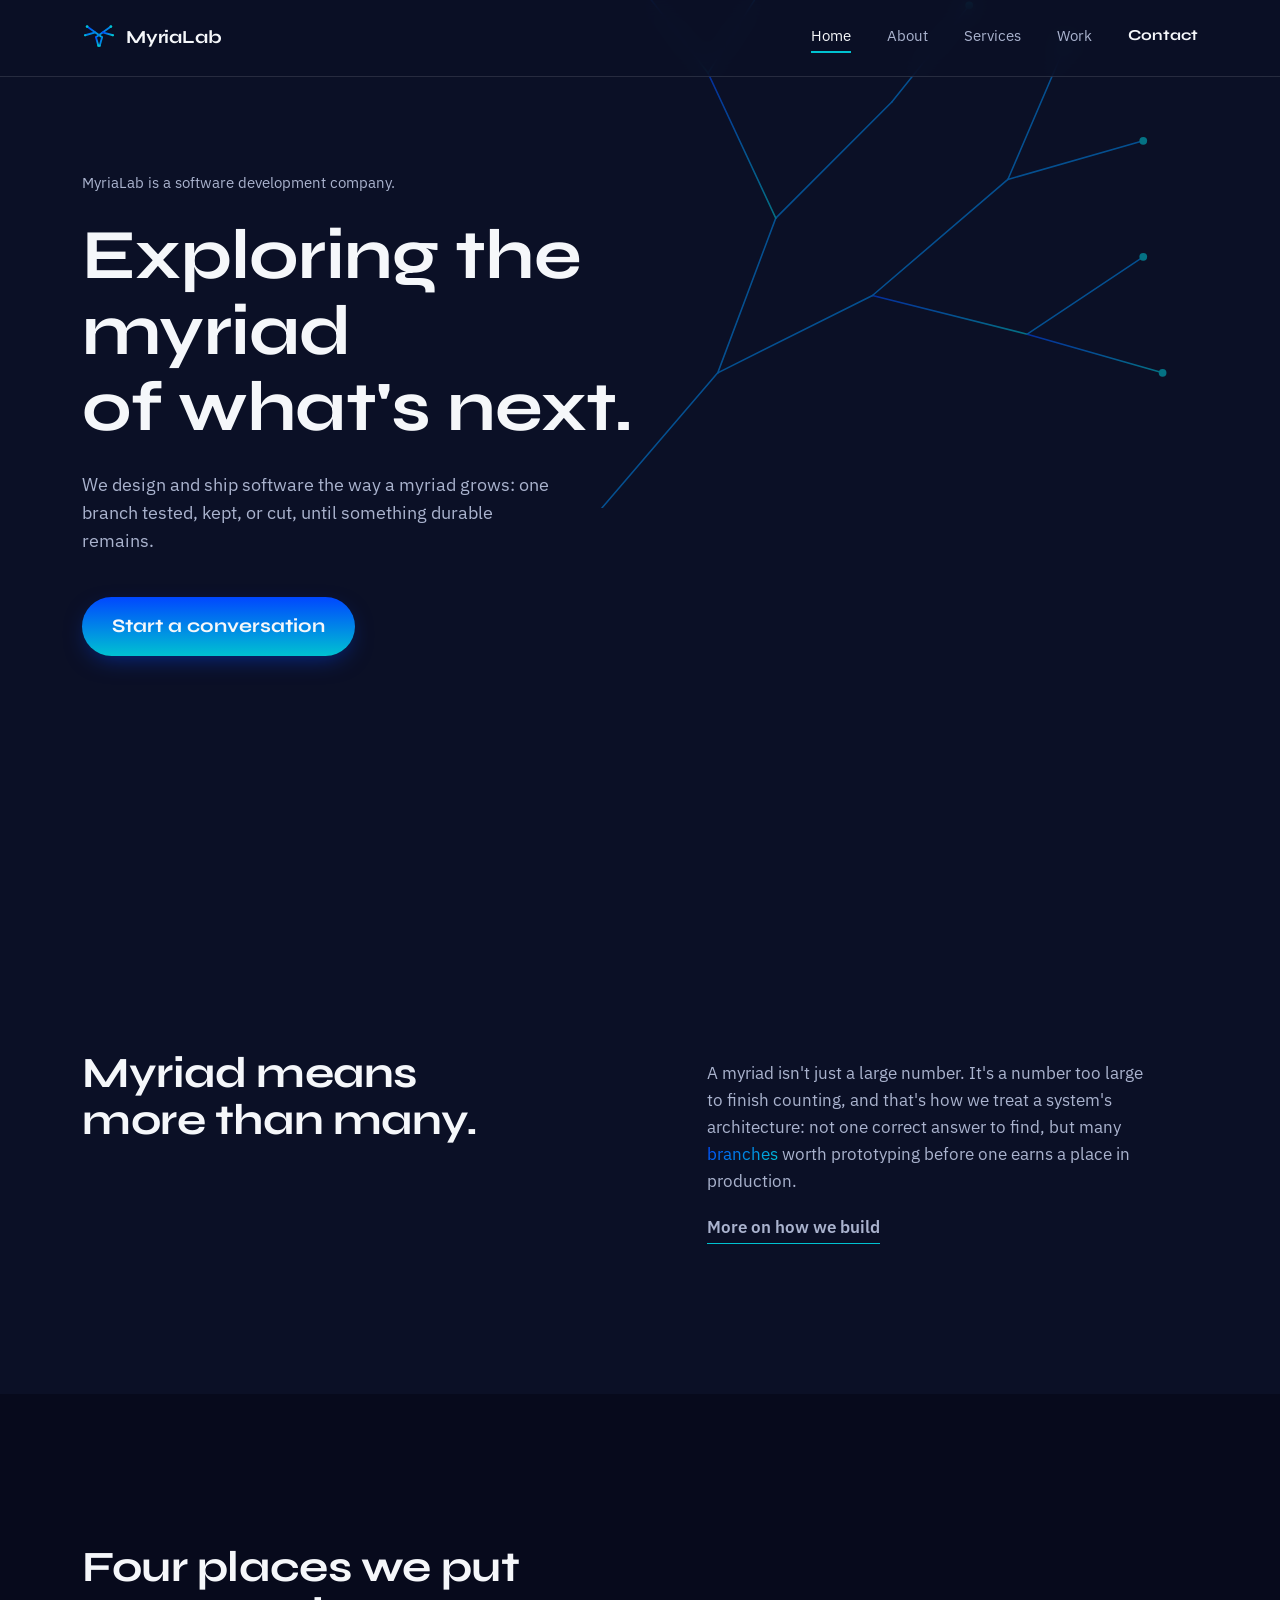
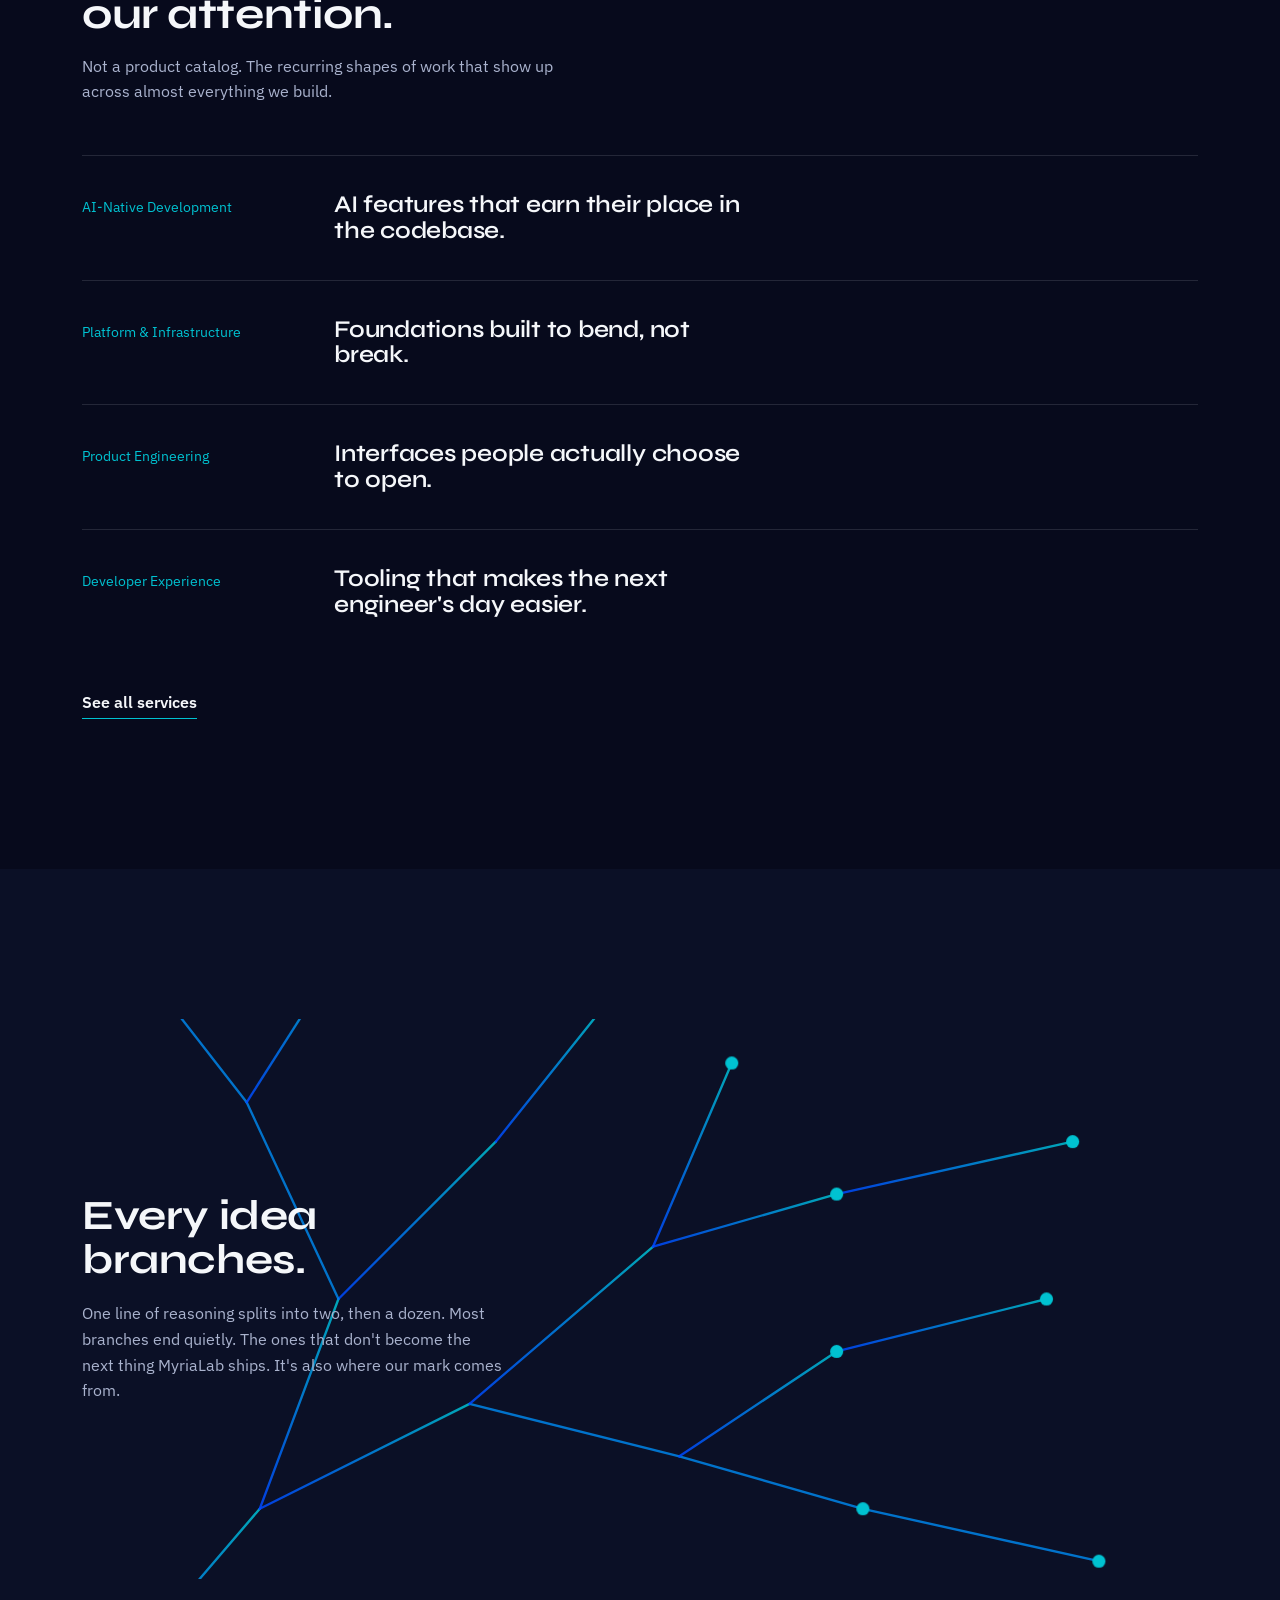
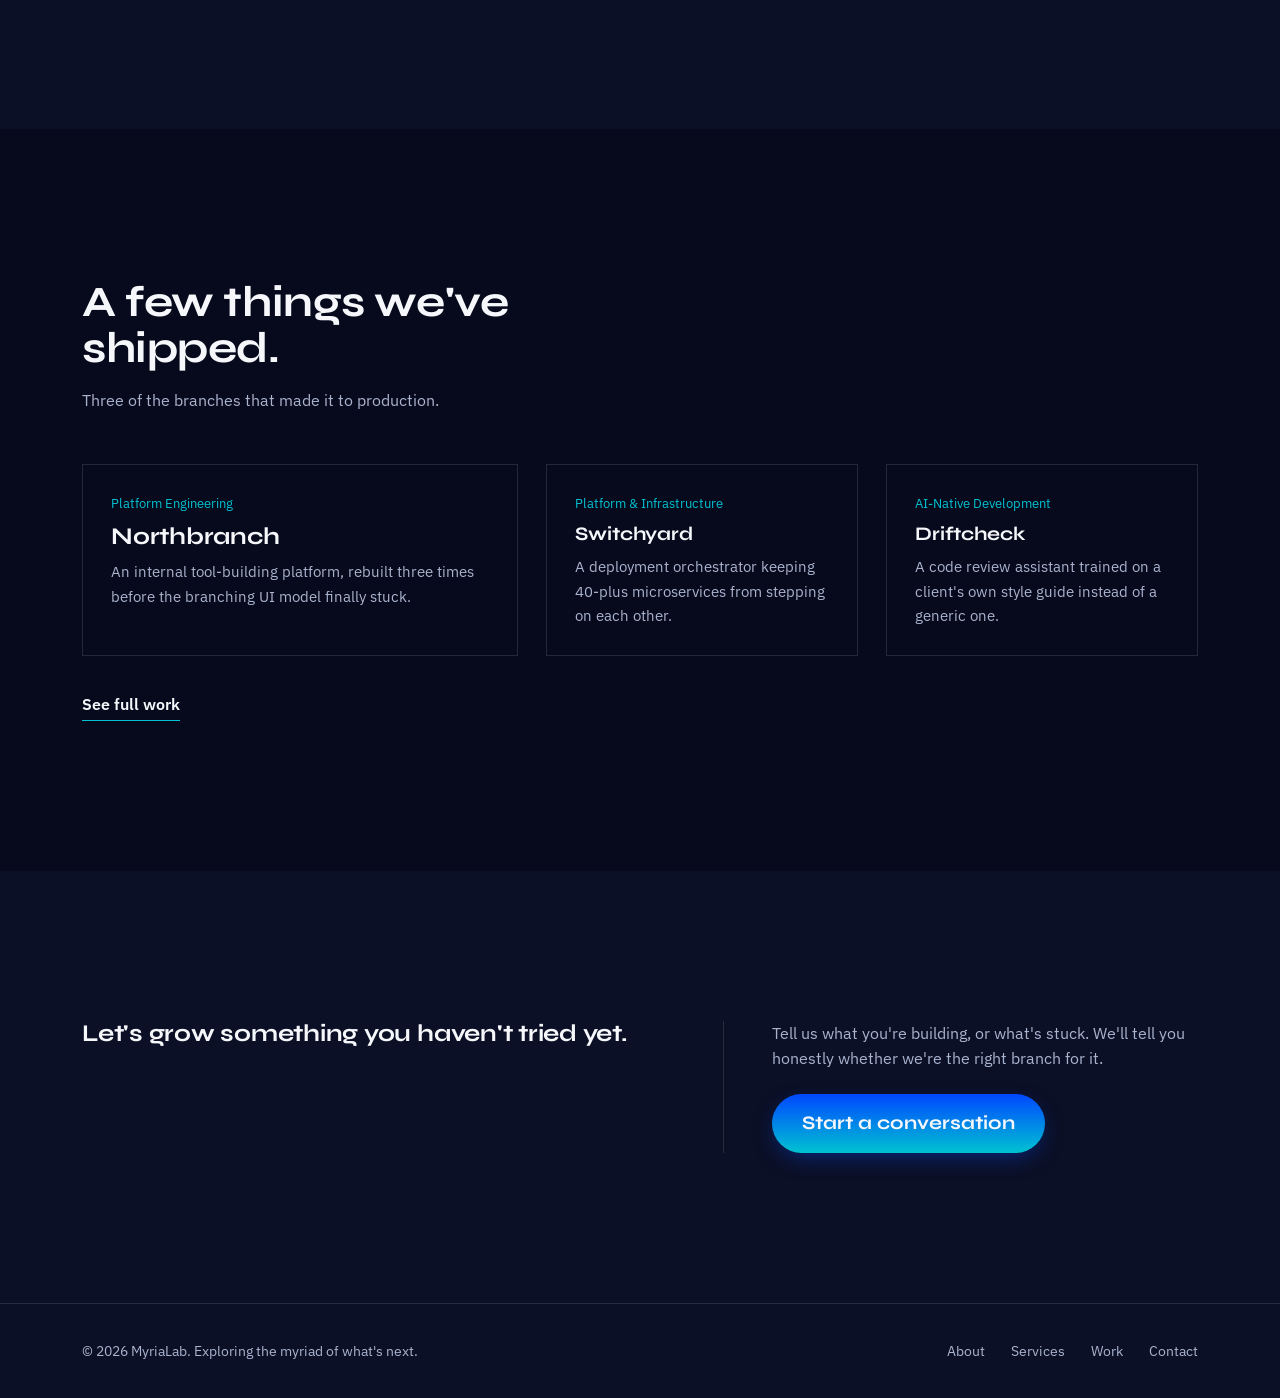
<file: myriadlab/index.html>
<!DOCTYPE html>
<html lang="en">
<head>
<meta charset="UTF-8">
<meta name="viewport" content="width=device-width, initial-scale=1.0">
<title>MyriaLab: exploring the myriad of what's next.</title>
<meta name="description" content="MyriaLab is a software development company exploring the myriad of what's next, one tested branch at a time.">
<link rel="icon" href="assets/images/logo.png">
<link rel="preconnect" href="https://fonts.googleapis.com">
<link rel="preconnect" href="https://fonts.gstatic.com" crossorigin>
<link href="https://fonts.googleapis.com/css2?family=Syne:wght@600;700;800&family=IBM+Plex+Sans:wght@400;500;600&display=swap" rel="stylesheet">
<link rel="stylesheet" href="assets/css/styles.css">
</head>
<body>

<noscript><style>
  .kicker, .hero h1, .lede, .hero .cta-row{ opacity:1 !important; animation:none !important; transform:none !important; }
  .hero-graphic, .hero-graphic *{ animation:none !important; }
  .hero-graphic line{ stroke-dashoffset:0 !important; }
  .hero-graphic circle{ opacity:1 !important; transform:none !important; }
  .reveal{ opacity:1 !important; transform:none !important; }
</style></noscript>

<div id="splash" class="splash" hidden aria-hidden="true">
  <svg class="splash-mark" viewBox="0 0 200 170">
    <line x1="30" y1="15" x2="118" y2="78"/>
    <line x1="170" y1="15" x2="82" y2="78"/>
    <line x1="78" y1="49" x2="18" y2="66"/>
    <line x1="122" y1="49" x2="182" y2="66"/>
    <line x1="118" y1="78" x2="104" y2="128"/>
    <line x1="82" y1="78" x2="96" y2="128"/>
    <circle cx="30" cy="15" r="8"/>
    <circle cx="170" cy="15" r="8"/>
    <circle cx="18" cy="66" r="6"/>
    <circle cx="182" cy="66" r="6"/>
    <circle cx="104" cy="128" r="6"/>
    <circle cx="96" cy="128" r="6"/>
  </svg>
  <p class="splash-word">MyriaLab</p>
</div>

<svg width="0" height="0" style="position:absolute">
  <defs>
    <linearGradient id="heroGrad" x1="0" y1="0" x2="1" y2="1">
      <stop offset="0" stop-color="#0047FF"/>
      <stop offset="1" stop-color="#00C2D1"/>
    </linearGradient>
    <linearGradient id="motifGrad" x1="0" y1="1" x2="1" y2="0">
      <stop offset="0" stop-color="#0047FF"/>
      <stop offset="1" stop-color="#00C2D1"/>
    </linearGradient>
  </defs>
</svg>

<nav class="site-nav">
  <div class="wrap">
    <a href="index.html" class="brand">
      <svg class="brand-mark" viewBox="0 0 200 170" aria-hidden="true">
        <line x1="30" y1="15" x2="118" y2="78"/>
        <line x1="170" y1="15" x2="82" y2="78"/>
        <line x1="78" y1="49" x2="18" y2="66"/>
        <line x1="122" y1="49" x2="182" y2="66"/>
        <line x1="118" y1="78" x2="104" y2="128"/>
        <line x1="82" y1="78" x2="96" y2="128"/>
        <circle cx="30" cy="15" r="8"/>
        <circle cx="170" cy="15" r="8"/>
        <circle cx="18" cy="66" r="6"/>
        <circle cx="182" cy="66" r="6"/>
        <circle cx="104" cy="128" r="6"/>
        <circle cx="96" cy="128" r="6"/>
      </svg>
      MyriaLab
    </a>
    <div class="nav-links">
      <a href="index.html" aria-current="page">Home</a>
      <a href="about.html">About</a>
      <a href="services.html">Services</a>
      <a href="work.html">Work</a>
      <a href="contact.html" class="nav-cta">Contact</a>
    </div>
  </div>
</nav>

<main id="top">

  <section class="hero">
    <svg class="hero-graphic" viewBox="0 0 900 600" aria-hidden="true">
      <line x1="40" y1="600" x2="160" y2="460"/>
      <line x1="160" y1="460" x2="320" y2="380"/>
      <line x1="160" y1="460" x2="220" y2="300"/>
      <line x1="320" y1="380" x2="480" y2="420"/>
      <line x1="320" y1="380" x2="460" y2="260"/>
      <line x1="220" y1="300" x2="340" y2="180"/>
      <line x1="220" y1="300" x2="150" y2="150"/>
      <line x1="480" y1="420" x2="620" y2="460"/>
      <line x1="480" y1="420" x2="600" y2="340"/>
      <line x1="460" y1="260" x2="600" y2="220"/>
      <line x1="460" y1="260" x2="520" y2="120"/>
      <line x1="340" y1="180" x2="420" y2="80"/>
      <line x1="150" y1="150" x2="80" y2="60"/>
      <line x1="150" y1="150" x2="220" y2="40"/>
      <circle cx="620" cy="460" r="4"/>
      <circle cx="600" cy="340" r="4"/>
      <circle cx="600" cy="220" r="4"/>
      <circle cx="520" cy="120" r="4"/>
      <circle cx="420" cy="80" r="4"/>
      <circle cx="80" cy="60" r="4"/>
      <circle cx="220" cy="40" r="4"/>
    </svg>
    <div class="wrap">
      <div class="hero-content">
        <p class="kicker">MyriaLab is a software development company.</p>
        <h1><span>Exploring the myriad</span><span>of what's next.</span></h1>
        <p class="lede">We design and ship software the way a myriad grows: one branch tested, kept, or cut, until something durable remains.</p>
        <div class="cta-row">
          <a href="contact.html" class="btn btn-primary">Start a conversation</a>
        </div>
      </div>
    </div>
  </section>

  <section id="philosophy">
    <div class="wrap philosophy-grid">
      <h2 class="reveal">Myriad means more than many.</h2>
      <div class="philosophy-body">
        <p class="reveal">A myriad isn't just a large number. It's a number too large to finish counting, and that's how we treat a system's architecture: not one correct answer to find, but many <span class="grad-text">branches</span> worth prototyping before one earns a place in production.</p>
        <p class="reveal"><a href="about.html" class="text-link">More on how we build</a></p>
      </div>
    </div>
  </section>

  <section id="pillars" class="section-alt">
    <div class="wrap">
      <div class="section-head reveal">
        <h2>Four places we put our attention.</h2>
        <p>Not a product catalog. The recurring shapes of work that show up across almost everything we build.</p>
      </div>

      <div class="pillar-row reveal">
        <div class="pillar-tag">AI-Native Development</div>
        <h3>AI features that earn their place in the codebase.</h3>
      </div>
      <div class="pillar-row reveal">
        <div class="pillar-tag">Platform &amp; Infrastructure</div>
        <h3>Foundations built to bend, not break.</h3>
      </div>
      <div class="pillar-row reveal">
        <div class="pillar-tag">Product Engineering</div>
        <h3>Interfaces people actually choose to open.</h3>
      </div>
      <div class="pillar-row reveal">
        <div class="pillar-tag">Developer Experience</div>
        <h3>Tooling that makes the next engineer's day easier.</h3>
      </div>

      <p class="reveal" style="margin-top:36px;"><a href="services.html" class="text-link">See all services</a></p>
    </div>
  </section>

  <section class="motif-section">
    <div class="wrap motif-inner">
      <svg class="motif-graphic" viewBox="0 0 900 600" preserveAspectRatio="xMidYMid slice" aria-hidden="true">
        <line x1="40" y1="600" x2="160" y2="460"/>
        <line x1="160" y1="460" x2="320" y2="380"/>
        <line x1="160" y1="460" x2="220" y2="300"/>
        <line x1="320" y1="380" x2="480" y2="420"/>
        <line x1="320" y1="380" x2="460" y2="260"/>
        <line x1="220" y1="300" x2="340" y2="180"/>
        <line x1="220" y1="300" x2="150" y2="150"/>
        <line x1="480" y1="420" x2="620" y2="460"/>
        <line x1="480" y1="420" x2="600" y2="340"/>
        <line x1="460" y1="260" x2="600" y2="220"/>
        <line x1="460" y1="260" x2="520" y2="120"/>
        <line x1="340" y1="180" x2="420" y2="80"/>
        <line x1="150" y1="150" x2="80" y2="60"/>
        <line x1="150" y1="150" x2="220" y2="40"/>
        <line x1="600" y1="340" x2="760" y2="300"/>
        <line x1="600" y1="220" x2="780" y2="180"/>
        <line x1="620" y1="460" x2="800" y2="500"/>
        <circle cx="620" cy="460" r="5"/>
        <circle cx="600" cy="340" r="5"/>
        <circle cx="600" cy="220" r="5"/>
        <circle cx="520" cy="120" r="5"/>
        <circle cx="420" cy="80" r="5"/>
        <circle cx="80" cy="60" r="5"/>
        <circle cx="220" cy="40" r="5"/>
        <circle cx="760" cy="300" r="5"/>
        <circle cx="780" cy="180" r="5"/>
        <circle cx="800" cy="500" r="5"/>
      </svg>
      <div class="motif-copy reveal">
        <h2>Every idea branches.</h2>
        <p>One line of reasoning splits into two, then a dozen. Most branches end quietly. The ones that don't become the next thing MyriaLab ships. It's also where our mark comes from.</p>
      </div>
    </div>
  </section>

  <section id="work" class="section-alt">
    <div class="wrap">
      <div class="section-head reveal">
        <h2>A few things we've shipped.</h2>
        <p>Three of the branches that made it to production.</p>
      </div>
      <div class="work-teaser">
        <div class="work-card work-card--featured reveal">
          <div class="work-tag">Platform Engineering</div>
          <h3>Northbranch</h3>
          <p>An internal tool-building platform, rebuilt three times before the branching UI model finally stuck.</p>
        </div>
        <div class="work-card reveal">
          <div class="work-tag">Platform &amp; Infrastructure</div>
          <h3>Switchyard</h3>
          <p>A deployment orchestrator keeping 40-plus microservices from stepping on each other.</p>
        </div>
        <div class="work-card reveal">
          <div class="work-tag">AI-Native Development</div>
          <h3>Driftcheck</h3>
          <p>A code review assistant trained on a client's own style guide instead of a generic one.</p>
        </div>
      </div>
      <p class="reveal" style="margin-top:36px;"><a href="work.html" class="text-link">See full work</a></p>
    </div>
  </section>

  <section id="contact">
    <div class="wrap contact-grid">
      <h2 class="reveal">Let's grow something you haven't tried yet.</h2>
      <div class="contact-side reveal">
        <p>Tell us what you're building, or what's stuck. We'll tell you honestly whether we're the right branch for it.</p>
        <a href="contact.html" class="btn btn-primary">Start a conversation</a>
      </div>
    </div>
  </section>

</main>

<footer>
  <div class="wrap">
    <span>© 2026 MyriaLab. Exploring the myriad of what's next.</span>
    <div class="foot-links">
      <a href="about.html">About</a>
      <a href="services.html">Services</a>
      <a href="work.html">Work</a>
      <a href="contact.html">Contact</a>
    </div>
  </div>
</footer>

<script src="assets/js/main.js"></script>
</body>
</html>
</file>
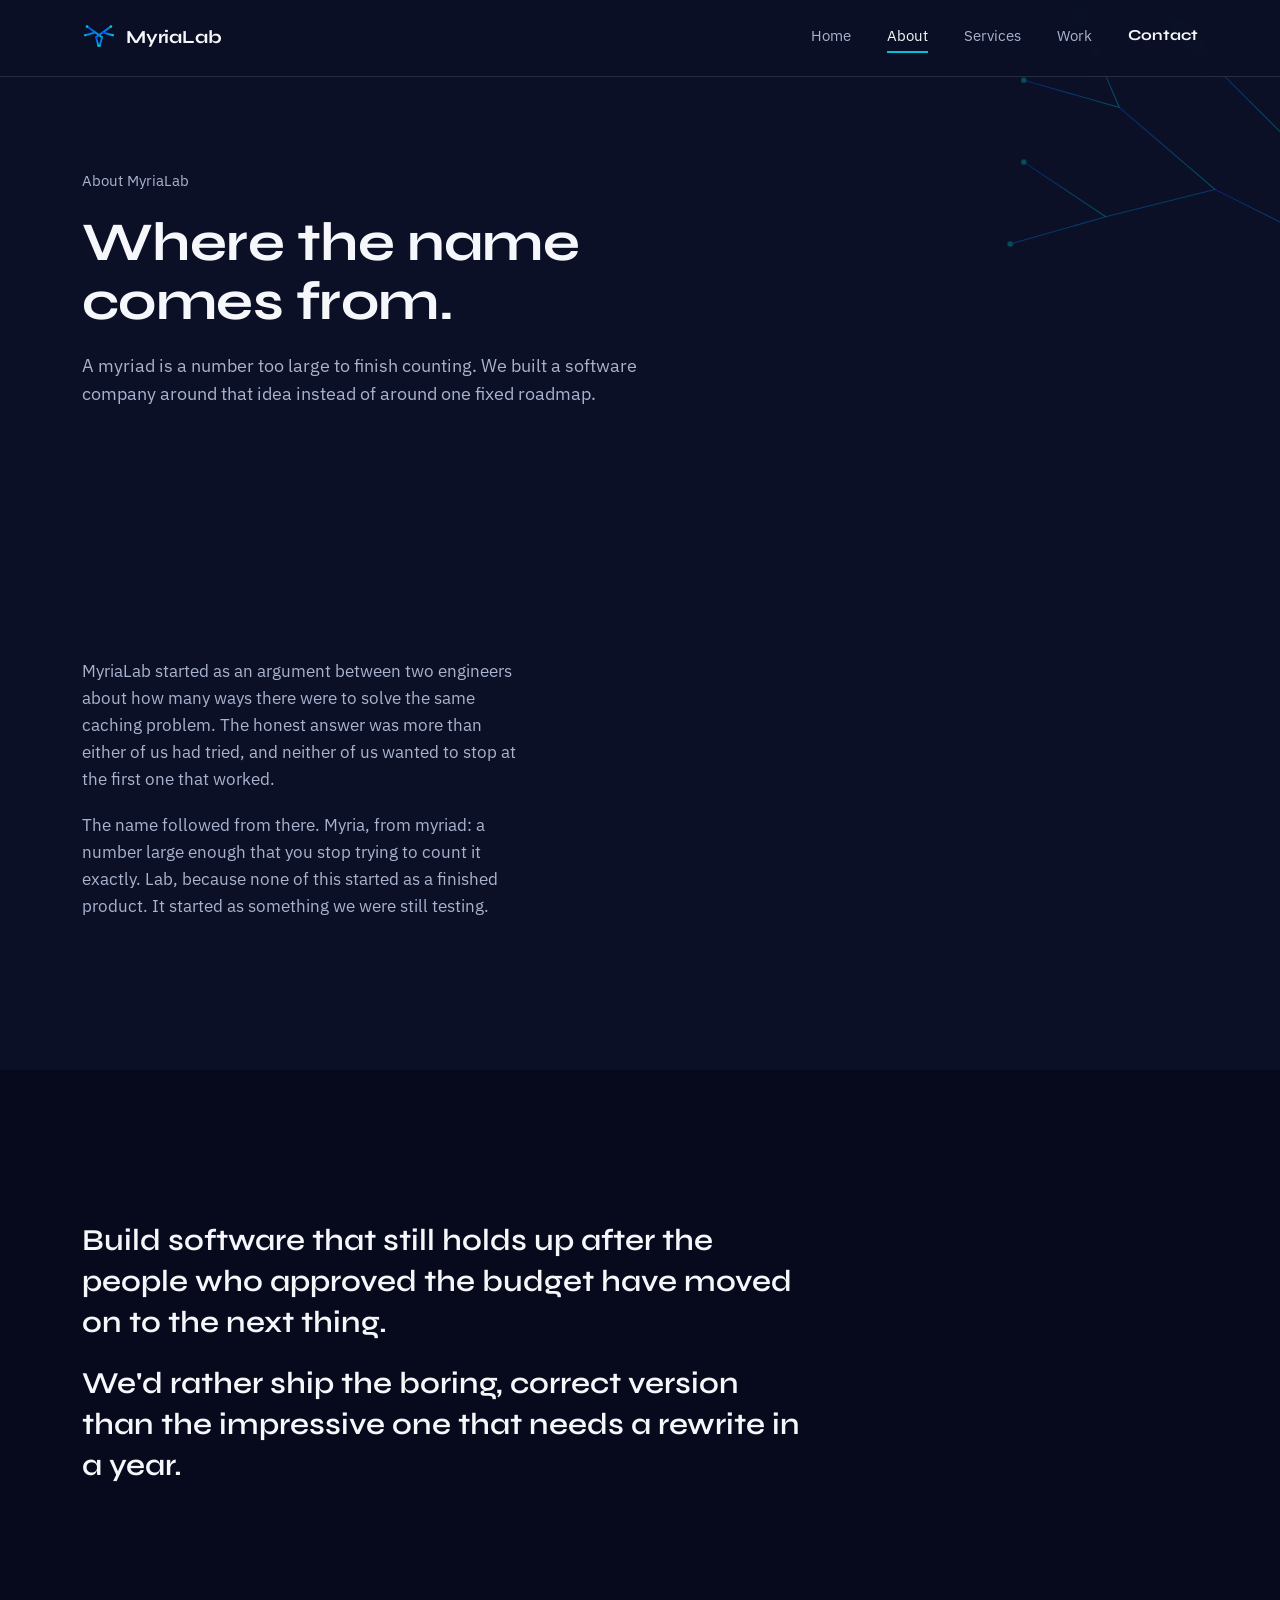
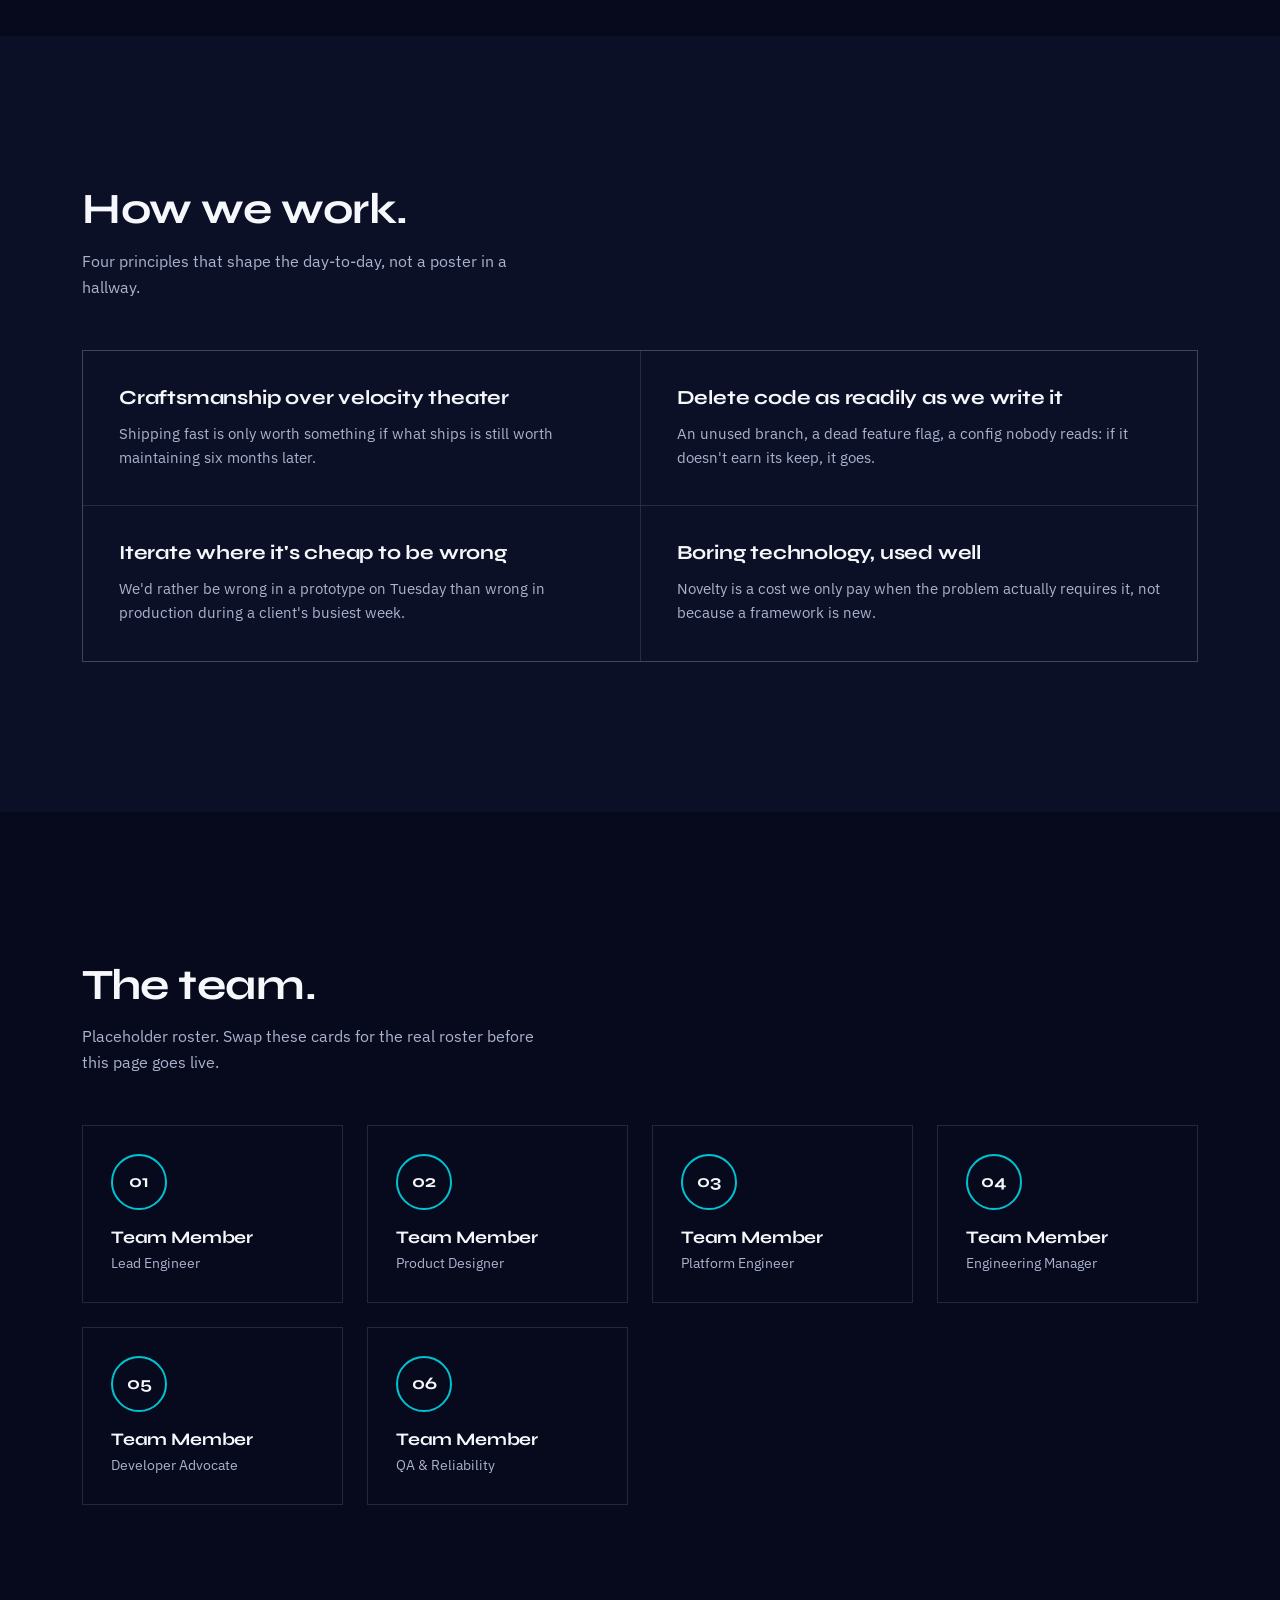
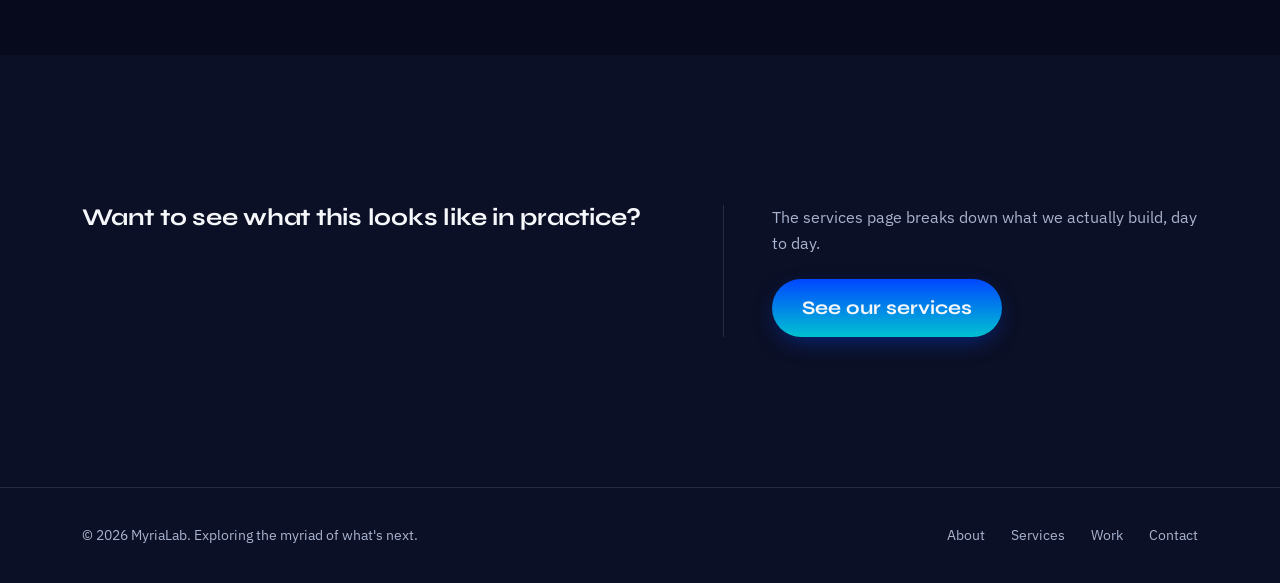
<file: myriadlab/about.html>
<!DOCTYPE html>
<html lang="en">
<head>
<meta charset="UTF-8">
<meta name="viewport" content="width=device-width, initial-scale=1.0">
<title>About - MyriaLab</title>
<meta name="description" content="MyriaLab is a software development company exploring the myriad of what's next. Here's where the name came from, and how we work.">
<link rel="icon" href="assets/images/logo.png">
<link rel="preconnect" href="https://fonts.googleapis.com">
<link rel="preconnect" href="https://fonts.gstatic.com" crossorigin>
<link href="https://fonts.googleapis.com/css2?family=Syne:wght@600;700;800&family=IBM+Plex+Sans:wght@400;500;600&display=swap" rel="stylesheet">
<link rel="stylesheet" href="assets/css/styles.css">
</head>
<body>

<noscript><style>
  .kicker, .page-header h1, .lede{ opacity:1 !important; animation:none !important; transform:none !important; }
  .hero-graphic, .hero-graphic *{ animation:none !important; }
  .hero-graphic line{ stroke-dashoffset:0 !important; }
  .hero-graphic circle{ opacity:1 !important; transform:none !important; }
  .reveal{ opacity:1 !important; transform:none !important; }
</style></noscript>

<svg width="0" height="0" style="position:absolute">
  <defs>
    <linearGradient id="heroGrad" x1="0" y1="0" x2="1" y2="1">
      <stop offset="0" stop-color="#0047FF"/>
      <stop offset="1" stop-color="#00C2D1"/>
    </linearGradient>
  </defs>
</svg>

<nav class="site-nav">
  <div class="wrap">
    <a href="index.html" class="brand">
      <svg class="brand-mark" viewBox="0 0 200 170" aria-hidden="true">
        <line x1="30" y1="15" x2="118" y2="78"/>
        <line x1="170" y1="15" x2="82" y2="78"/>
        <line x1="78" y1="49" x2="18" y2="66"/>
        <line x1="122" y1="49" x2="182" y2="66"/>
        <line x1="118" y1="78" x2="104" y2="128"/>
        <line x1="82" y1="78" x2="96" y2="128"/>
        <circle cx="30" cy="15" r="8"/>
        <circle cx="170" cy="15" r="8"/>
        <circle cx="18" cy="66" r="6"/>
        <circle cx="182" cy="66" r="6"/>
        <circle cx="104" cy="128" r="6"/>
        <circle cx="96" cy="128" r="6"/>
      </svg>
      MyriaLab
    </a>
    <div class="nav-links">
      <a href="index.html">Home</a>
      <a href="about.html" aria-current="page">About</a>
      <a href="services.html">Services</a>
      <a href="work.html">Work</a>
      <a href="contact.html" class="nav-cta">Contact</a>
    </div>
  </div>
</nav>

<main>

  <header class="page-header">
    <svg class="hero-graphic" viewBox="0 0 900 600" aria-hidden="true">
      <line x1="860" y1="600" x2="740" y2="460"/>
      <line x1="740" y1="460" x2="580" y2="380"/>
      <line x1="740" y1="460" x2="680" y2="300"/>
      <line x1="580" y1="380" x2="420" y2="420"/>
      <line x1="580" y1="380" x2="440" y2="260"/>
      <line x1="680" y1="300" x2="560" y2="180"/>
      <line x1="680" y1="300" x2="750" y2="150"/>
      <line x1="420" y1="420" x2="280" y2="460"/>
      <line x1="420" y1="420" x2="300" y2="340"/>
      <line x1="440" y1="260" x2="300" y2="220"/>
      <line x1="440" y1="260" x2="380" y2="120"/>
      <line x1="560" y1="180" x2="480" y2="80"/>
      <line x1="750" y1="150" x2="820" y2="60"/>
      <line x1="750" y1="150" x2="680" y2="40"/>
      <circle cx="280" cy="460" r="4"/>
      <circle cx="300" cy="340" r="4"/>
      <circle cx="300" cy="220" r="4"/>
      <circle cx="380" cy="120" r="4"/>
      <circle cx="480" cy="80" r="4"/>
      <circle cx="820" cy="60" r="4"/>
      <circle cx="680" cy="40" r="4"/>
    </svg>
    <div class="wrap">
      <p class="kicker">About MyriaLab</p>
      <h1>Where the name comes from.</h1>
      <p class="lede">A myriad is a number too large to finish counting. We built a software company around that idea instead of around one fixed roadmap.</p>
    </div>
  </header>

  <section>
    <div class="wrap">
      <div class="philosophy-body" style="max-width:640px;">
        <p class="reveal">MyriaLab started as an argument between two engineers about how many ways there were to solve the same caching problem. The honest answer was more than either of us had tried, and neither of us wanted to stop at the first one that worked.</p>
        <p class="reveal">The name followed from there. Myria, from myriad: a number large enough that you stop trying to count it exactly. Lab, because none of this started as a finished product. It started as something we were still testing.</p>
      </div>
    </div>
  </section>

  <section class="section-alt">
    <div class="wrap">
      <div class="mission-block reveal">
        <p>Build software that still holds up after the people who approved the budget have moved on to the next thing.</p>
        <p>We'd rather ship the boring, correct version than the impressive one that needs a rewrite in a year.</p>
      </div>
    </div>
  </section>

  <section>
    <div class="wrap">
      <div class="section-head reveal">
        <h2>How we work.</h2>
        <p>Four principles that shape the day-to-day, not a poster in a hallway.</p>
      </div>
      <div class="values-grid reveal">
        <div class="value-card">
          <h3>Craftsmanship over velocity theater</h3>
          <p>Shipping fast is only worth something if what ships is still worth maintaining six months later.</p>
        </div>
        <div class="value-card">
          <h3>Delete code as readily as we write it</h3>
          <p>An unused branch, a dead feature flag, a config nobody reads: if it doesn't earn its keep, it goes.</p>
        </div>
        <div class="value-card">
          <h3>Iterate where it's cheap to be wrong</h3>
          <p>We'd rather be wrong in a prototype on Tuesday than wrong in production during a client's busiest week.</p>
        </div>
        <div class="value-card">
          <h3>Boring technology, used well</h3>
          <p>Novelty is a cost we only pay when the problem actually requires it, not because a framework is new.</p>
        </div>
      </div>
    </div>
  </section>

  <section class="section-alt">
    <div class="wrap">
      <div class="section-head reveal">
        <h2>The team.</h2>
        <p>Placeholder roster. Swap these cards for the real roster before this page goes live.</p>
      </div>
      <div class="team-grid reveal">
        <div class="team-card">
          <div class="team-initials">01</div>
          <h3>Team Member</h3>
          <div class="team-role">Lead Engineer</div>
        </div>
        <div class="team-card">
          <div class="team-initials">02</div>
          <h3>Team Member</h3>
          <div class="team-role">Product Designer</div>
        </div>
        <div class="team-card">
          <div class="team-initials">03</div>
          <h3>Team Member</h3>
          <div class="team-role">Platform Engineer</div>
        </div>
        <div class="team-card">
          <div class="team-initials">04</div>
          <h3>Team Member</h3>
          <div class="team-role">Engineering Manager</div>
        </div>
        <div class="team-card">
          <div class="team-initials">05</div>
          <h3>Team Member</h3>
          <div class="team-role">Developer Advocate</div>
        </div>
        <div class="team-card">
          <div class="team-initials">06</div>
          <h3>Team Member</h3>
          <div class="team-role">QA &amp; Reliability</div>
        </div>
      </div>
    </div>
  </section>

  <section>
    <div class="wrap contact-grid">
      <h2 class="reveal">Want to see what this looks like in practice?</h2>
      <div class="contact-side reveal">
        <p>The services page breaks down what we actually build, day to day.</p>
        <a href="services.html" class="btn btn-primary">See our services</a>
      </div>
    </div>
  </section>

</main>

<footer>
  <div class="wrap">
    <span>© 2026 MyriaLab. Exploring the myriad of what's next.</span>
    <div class="foot-links">
      <a href="about.html">About</a>
      <a href="services.html">Services</a>
      <a href="work.html">Work</a>
      <a href="contact.html">Contact</a>
    </div>
  </div>
</footer>

<script src="assets/js/main.js"></script>
</body>
</html>
</file>
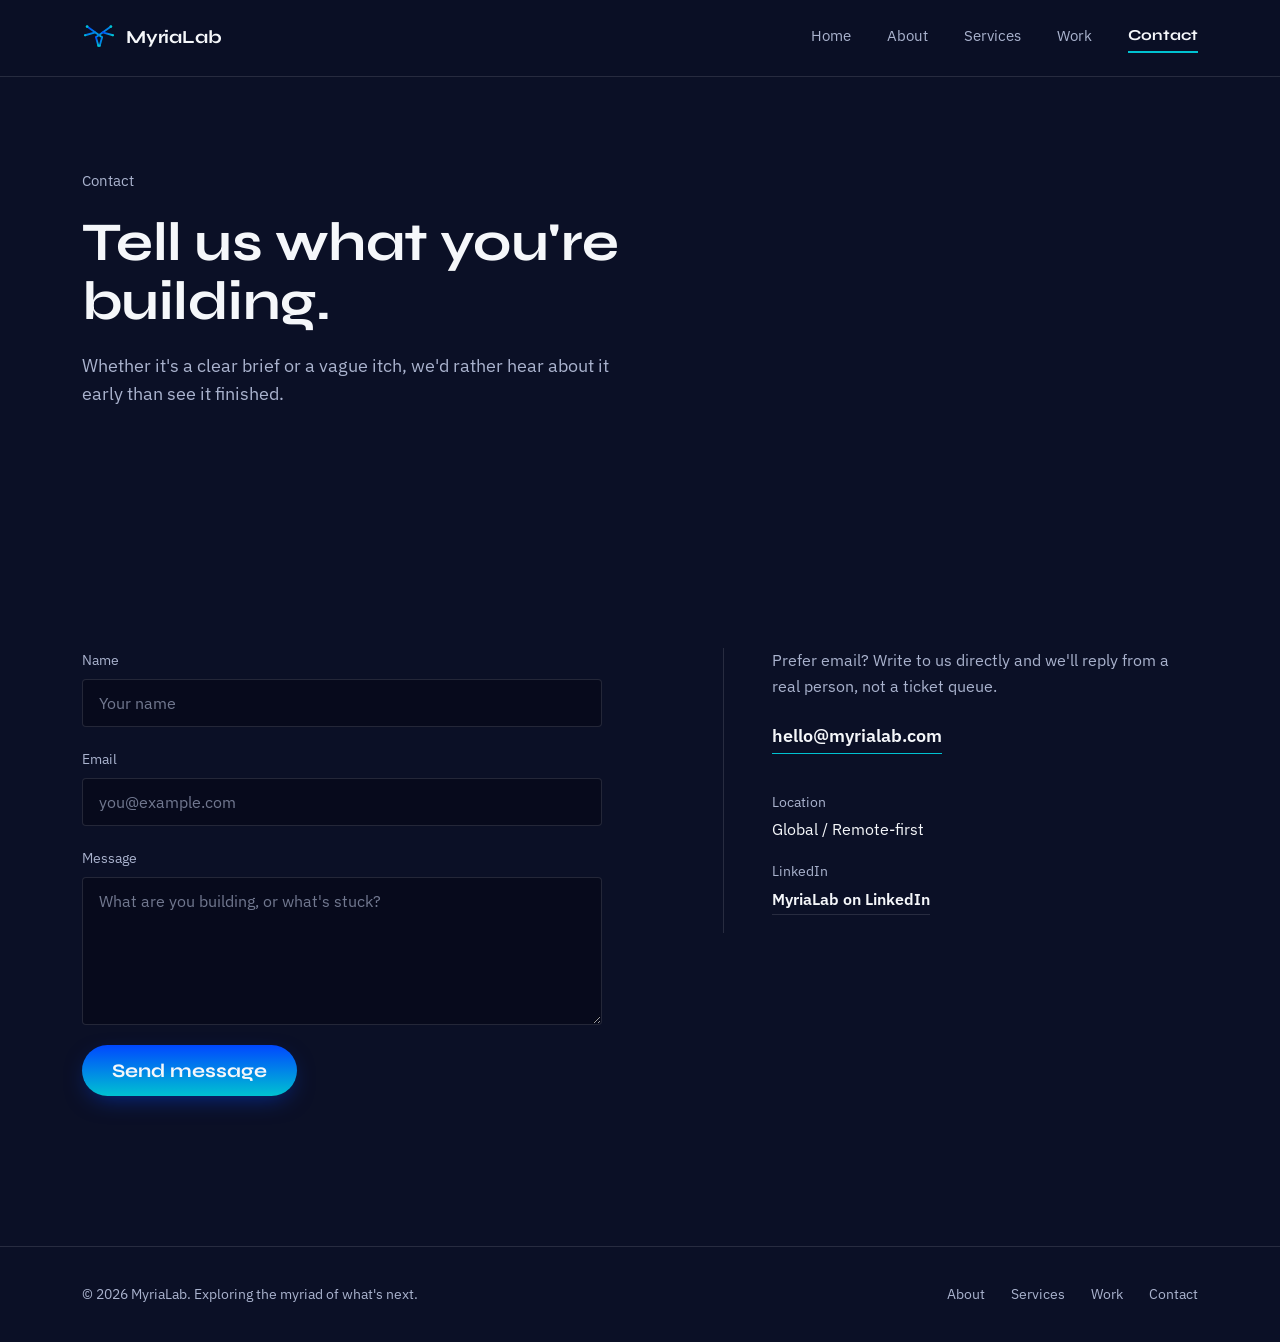
<file: myriadlab/contact.html>
<!DOCTYPE html>
<html lang="en">
<head>
<meta charset="UTF-8">
<meta name="viewport" content="width=device-width, initial-scale=1.0">
<title>Contact - MyriaLab</title>
<meta name="description" content="Tell MyriaLab what you're building, or what's stuck. We'll tell you honestly whether we're the right branch for it.">
<link rel="icon" href="assets/images/logo.png">
<link rel="preconnect" href="https://fonts.googleapis.com">
<link rel="preconnect" href="https://fonts.gstatic.com" crossorigin>
<link href="https://fonts.googleapis.com/css2?family=Syne:wght@600;700;800&family=IBM+Plex+Sans:wght@400;500;600&display=swap" rel="stylesheet">
<link rel="stylesheet" href="assets/css/styles.css">
</head>
<body>

<noscript><style>
  .kicker, .page-header h1, .lede{ opacity:1 !important; animation:none !important; transform:none !important; }
  .hero-graphic, .hero-graphic *{ animation:none !important; }
  .hero-graphic line{ stroke-dashoffset:0 !important; }
  .hero-graphic circle{ opacity:1 !important; transform:none !important; }
  .reveal{ opacity:1 !important; transform:none !important; }
</style></noscript>

<svg width="0" height="0" style="position:absolute">
  <defs>
    <linearGradient id="heroGrad" x1="0" y1="0" x2="1" y2="1">
      <stop offset="0" stop-color="#0047FF"/>
      <stop offset="1" stop-color="#00C2D1"/>
    </linearGradient>
  </defs>
</svg>

<nav class="site-nav">
  <div class="wrap">
    <a href="index.html" class="brand">
      <svg class="brand-mark" viewBox="0 0 200 170" aria-hidden="true">
        <line x1="30" y1="15" x2="118" y2="78"/>
        <line x1="170" y1="15" x2="82" y2="78"/>
        <line x1="78" y1="49" x2="18" y2="66"/>
        <line x1="122" y1="49" x2="182" y2="66"/>
        <line x1="118" y1="78" x2="104" y2="128"/>
        <line x1="82" y1="78" x2="96" y2="128"/>
        <circle cx="30" cy="15" r="8"/>
        <circle cx="170" cy="15" r="8"/>
        <circle cx="18" cy="66" r="6"/>
        <circle cx="182" cy="66" r="6"/>
        <circle cx="104" cy="128" r="6"/>
        <circle cx="96" cy="128" r="6"/>
      </svg>
      MyriaLab
    </a>
    <div class="nav-links">
      <a href="index.html">Home</a>
      <a href="about.html">About</a>
      <a href="services.html">Services</a>
      <a href="work.html">Work</a>
      <a href="contact.html" class="nav-cta" aria-current="page">Contact</a>
    </div>
  </div>
</nav>

<main>

  <header class="page-header">
    <svg class="hero-graphic" viewBox="0 0 900 600" aria-hidden="true">
      <line x1="700" y1="580" x2="780" y2="460"/>
      <line x1="780" y1="460" x2="680" y2="360"/>
      <line x1="780" y1="460" x2="860" y2="340"/>
      <line x1="680" y1="360" x2="740" y2="240"/>
      <line x1="860" y1="340" x2="820" y2="220"/>
      <circle cx="680" cy="360" r="4"/>
      <circle cx="860" cy="340" r="4"/>
      <circle cx="740" cy="240" r="4"/>
      <circle cx="820" cy="220" r="4"/>
    </svg>
    <div class="wrap">
      <p class="kicker">Contact</p>
      <h1>Tell us what you're building.</h1>
      <p class="lede">Whether it's a clear brief or a vague itch, we'd rather hear about it early than see it finished.</p>
    </div>
  </header>

  <section>
    <div class="wrap contact-grid">
      <!-- Form has no backend yet: action="#" is a placeholder. Wire this up to a
           form service (e.g. Formspree) or a server endpoint before launch. -->
      <form class="contact-form reveal" action="#" method="post">
        <div class="form-field">
          <label for="name">Name</label>
          <input id="name" name="name" type="text" required placeholder="Your name">
        </div>
        <div class="form-field">
          <label for="email">Email</label>
          <input id="email" name="email" type="email" required placeholder="you@example.com">
        </div>
        <div class="form-field">
          <label for="message">Message</label>
          <textarea id="message" name="message" rows="6" required placeholder="What are you building, or what's stuck?"></textarea>
        </div>
        <button type="submit" class="btn btn-primary">Send message</button>
      </form>

      <div class="contact-side reveal">
        <p>Prefer email? Write to us directly and we'll reply from a real person, not a ticket queue.</p>
        <a href="mailto:hello@myrialab.com" class="contact-email">hello@myrialab.com</a>
        <dl class="contact-meta">
          <dt>Location</dt>
          <dd>Global / Remote-first</dd>
          <dt>LinkedIn</dt>
          <dd><a href="https://www.linkedin.com/company/myrialab" class="text-link">MyriaLab on LinkedIn</a></dd>
        </dl>
      </div>
    </div>
  </section>

</main>

<footer>
  <div class="wrap">
    <span>© 2026 MyriaLab. Exploring the myriad of what's next.</span>
    <div class="foot-links">
      <a href="about.html">About</a>
      <a href="services.html">Services</a>
      <a href="work.html">Work</a>
      <a href="contact.html">Contact</a>
    </div>
  </div>
</footer>

<script src="assets/js/main.js"></script>
</body>
</html>
</file>
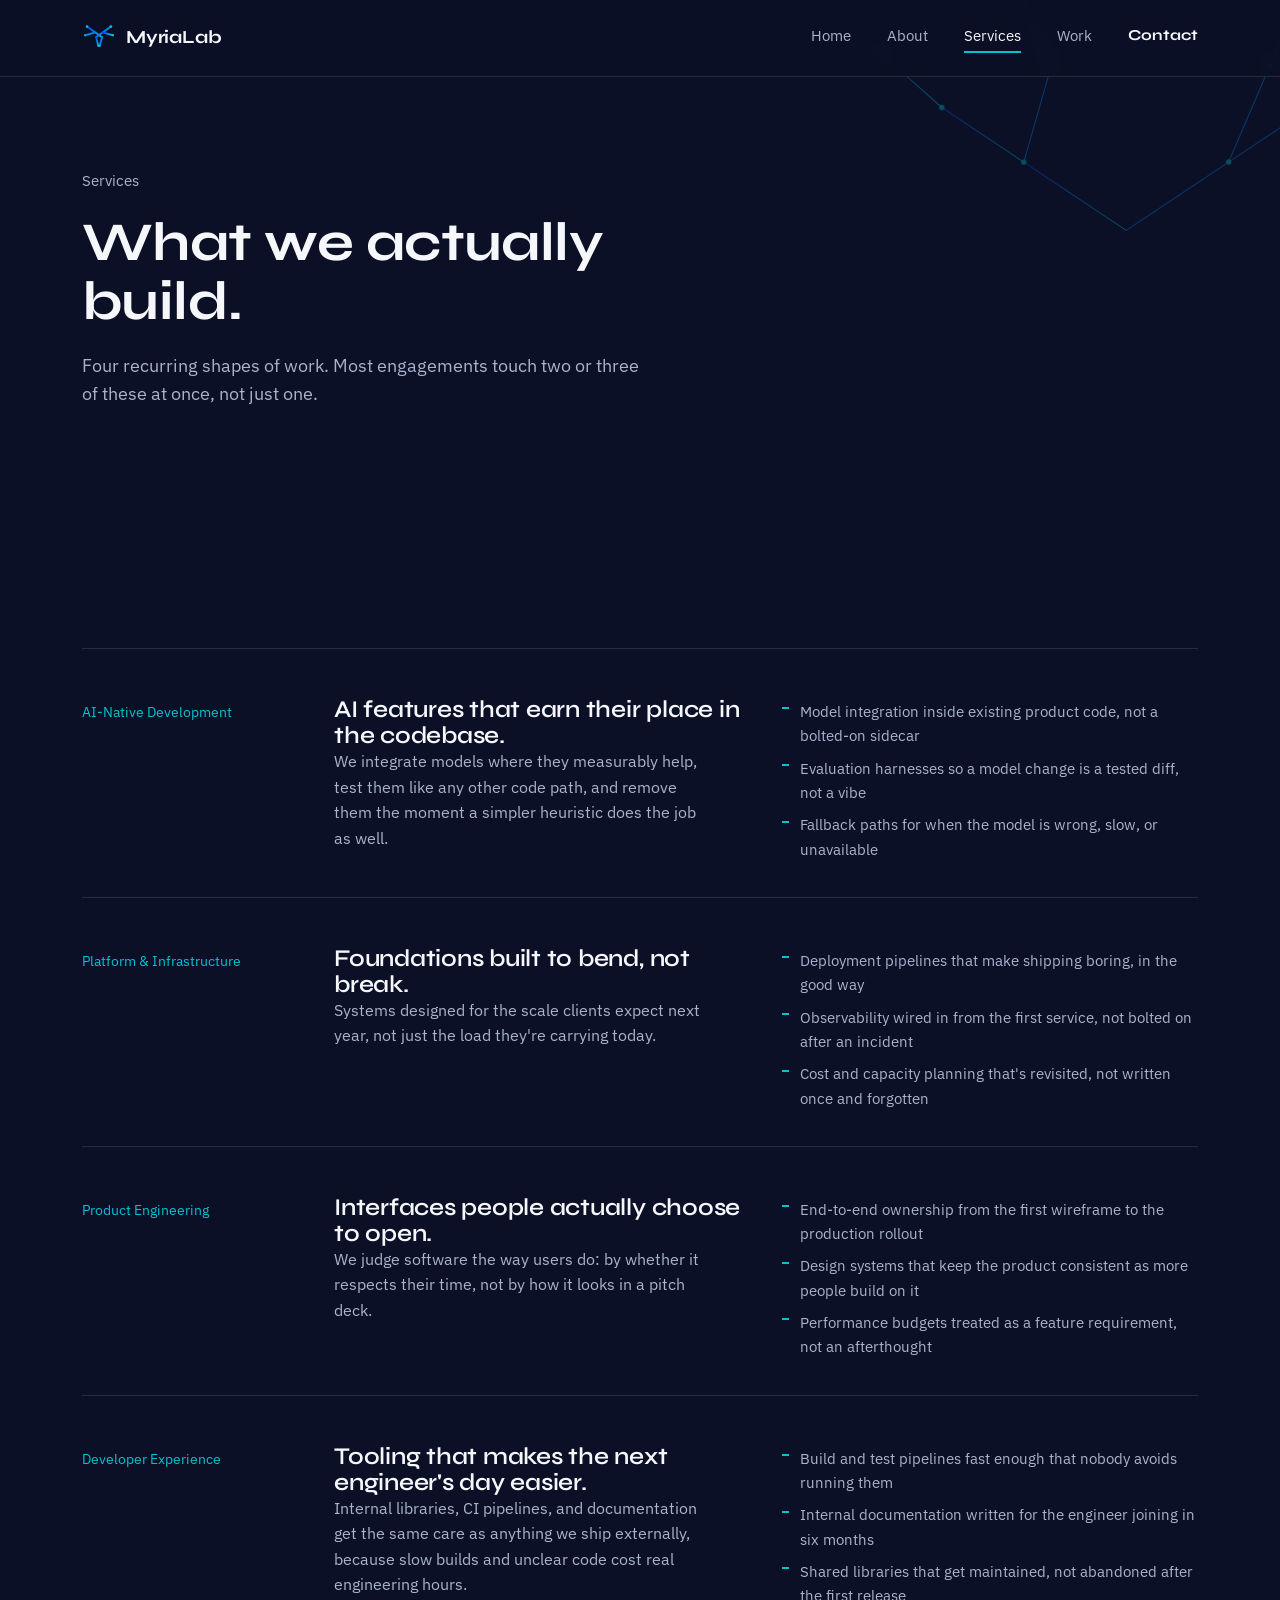
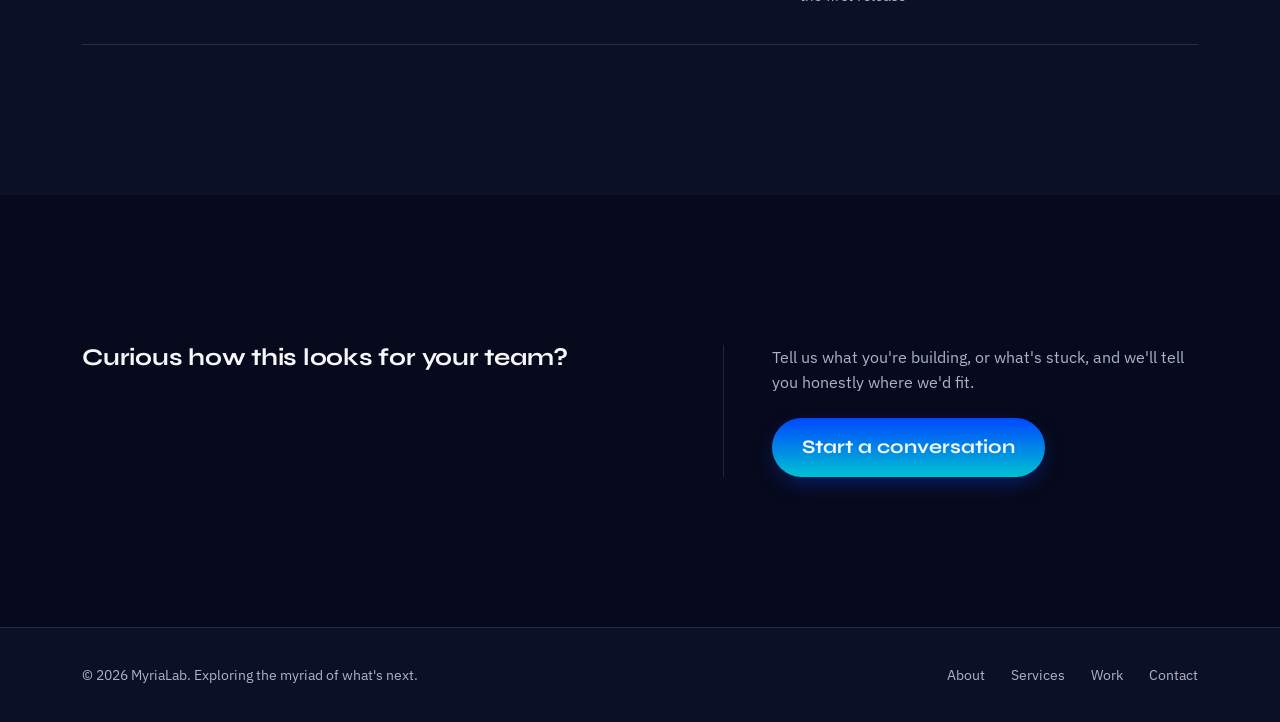
<file: myriadlab/services.html>
<!DOCTYPE html>
<html lang="en">
<head>
<meta charset="UTF-8">
<meta name="viewport" content="width=device-width, initial-scale=1.0">
<title>Services - MyriaLab</title>
<meta name="description" content="MyriaLab is a software development company exploring the myriad of what's next. Product engineering, platform infrastructure, developer experience, and AI-native development.">
<link rel="icon" href="assets/images/logo.png">
<link rel="preconnect" href="https://fonts.googleapis.com">
<link rel="preconnect" href="https://fonts.gstatic.com" crossorigin>
<link href="https://fonts.googleapis.com/css2?family=Syne:wght@600;700;800&family=IBM+Plex+Sans:wght@400;500;600&display=swap" rel="stylesheet">
<link rel="stylesheet" href="assets/css/styles.css">
</head>
<body>

<noscript><style>
  .kicker, .page-header h1, .lede{ opacity:1 !important; animation:none !important; transform:none !important; }
  .hero-graphic, .hero-graphic *{ animation:none !important; }
  .hero-graphic line{ stroke-dashoffset:0 !important; }
  .hero-graphic circle{ opacity:1 !important; transform:none !important; }
  .reveal{ opacity:1 !important; transform:none !important; }
</style></noscript>

<svg width="0" height="0" style="position:absolute">
  <defs>
    <linearGradient id="heroGrad" x1="0" y1="0" x2="1" y2="1">
      <stop offset="0" stop-color="#0047FF"/>
      <stop offset="1" stop-color="#00C2D1"/>
    </linearGradient>
  </defs>
</svg>

<nav class="site-nav">
  <div class="wrap">
    <a href="index.html" class="brand">
      <svg class="brand-mark" viewBox="0 0 200 170" aria-hidden="true">
        <line x1="30" y1="15" x2="118" y2="78"/>
        <line x1="170" y1="15" x2="82" y2="78"/>
        <line x1="78" y1="49" x2="18" y2="66"/>
        <line x1="122" y1="49" x2="182" y2="66"/>
        <line x1="118" y1="78" x2="104" y2="128"/>
        <line x1="82" y1="78" x2="96" y2="128"/>
        <circle cx="30" cy="15" r="8"/>
        <circle cx="170" cy="15" r="8"/>
        <circle cx="18" cy="66" r="6"/>
        <circle cx="182" cy="66" r="6"/>
        <circle cx="104" cy="128" r="6"/>
        <circle cx="96" cy="128" r="6"/>
      </svg>
      MyriaLab
    </a>
    <div class="nav-links">
      <a href="index.html">Home</a>
      <a href="about.html">About</a>
      <a href="services.html" aria-current="page">Services</a>
      <a href="work.html">Work</a>
      <a href="contact.html" class="nav-cta">Contact</a>
    </div>
  </div>
</nav>

<main>

  <header class="page-header">
    <svg class="hero-graphic" viewBox="0 0 900 600" aria-hidden="true">
      <line x1="450" y1="600" x2="450" y2="440"/>
      <line x1="450" y1="440" x2="300" y2="340"/>
      <line x1="450" y1="440" x2="600" y2="340"/>
      <line x1="300" y1="340" x2="180" y2="260"/>
      <line x1="300" y1="340" x2="340" y2="200"/>
      <line x1="600" y1="340" x2="720" y2="260"/>
      <line x1="600" y1="340" x2="660" y2="200"/>
      <line x1="180" y1="260" x2="90" y2="180"/>
      <line x1="340" y1="200" x2="300" y2="100"/>
      <line x1="720" y1="260" x2="810" y2="180"/>
      <line x1="660" y1="200" x2="700" y2="100"/>
      <circle cx="300" cy="340" r="4"/>
      <circle cx="600" cy="340" r="4"/>
      <circle cx="180" cy="260" r="4"/>
      <circle cx="340" cy="200" r="4"/>
      <circle cx="720" cy="260" r="4"/>
      <circle cx="660" cy="200" r="4"/>
      <circle cx="90" cy="180" r="4"/>
      <circle cx="300" cy="100" r="4"/>
      <circle cx="810" cy="180" r="4"/>
      <circle cx="700" cy="100" r="4"/>
    </svg>
    <div class="wrap">
      <p class="kicker">Services</p>
      <h1>What we actually build.</h1>
      <p class="lede">Four recurring shapes of work. Most engagements touch two or three of these at once, not just one.</p>
    </div>
  </header>

  <section>
    <div class="wrap">
      <div class="pillar-row reveal">
        <div class="pillar-tag">AI-Native Development</div>
        <div>
          <h3>AI features that earn their place in the codebase.</h3>
          <p>We integrate models where they measurably help, test them like any other code path, and remove them the moment a simpler heuristic does the job as well.</p>
        </div>
        <ul>
          <li>Model integration inside existing product code, not a bolted-on sidecar</li>
          <li>Evaluation harnesses so a model change is a tested diff, not a vibe</li>
          <li>Fallback paths for when the model is wrong, slow, or unavailable</li>
        </ul>
      </div>

      <div class="pillar-row reveal">
        <div class="pillar-tag">Platform &amp; Infrastructure</div>
        <div>
          <h3>Foundations built to bend, not break.</h3>
          <p>Systems designed for the scale clients expect next year, not just the load they're carrying today.</p>
        </div>
        <ul>
          <li>Deployment pipelines that make shipping boring, in the good way</li>
          <li>Observability wired in from the first service, not bolted on after an incident</li>
          <li>Cost and capacity planning that's revisited, not written once and forgotten</li>
        </ul>
      </div>

      <div class="pillar-row reveal">
        <div class="pillar-tag">Product Engineering</div>
        <div>
          <h3>Interfaces people actually choose to open.</h3>
          <p>We judge software the way users do: by whether it respects their time, not by how it looks in a pitch deck.</p>
        </div>
        <ul>
          <li>End-to-end ownership from the first wireframe to the production rollout</li>
          <li>Design systems that keep the product consistent as more people build on it</li>
          <li>Performance budgets treated as a feature requirement, not an afterthought</li>
        </ul>
      </div>

      <div class="pillar-row reveal">
        <div class="pillar-tag">Developer Experience</div>
        <div>
          <h3>Tooling that makes the next engineer's day easier.</h3>
          <p>Internal libraries, CI pipelines, and documentation get the same care as anything we ship externally, because slow builds and unclear code cost real engineering hours.</p>
        </div>
        <ul>
          <li>Build and test pipelines fast enough that nobody avoids running them</li>
          <li>Internal documentation written for the engineer joining in six months</li>
          <li>Shared libraries that get maintained, not abandoned after the first release</li>
        </ul>
      </div>
    </div>
  </section>

  <section class="section-alt">
    <div class="wrap contact-grid">
      <h2 class="reveal">Curious how this looks for your team?</h2>
      <div class="contact-side reveal">
        <p>Tell us what you're building, or what's stuck, and we'll tell you honestly where we'd fit.</p>
        <a href="contact.html" class="btn btn-primary">Start a conversation</a>
      </div>
    </div>
  </section>

</main>

<footer>
  <div class="wrap">
    <span>© 2026 MyriaLab. Exploring the myriad of what's next.</span>
    <div class="foot-links">
      <a href="about.html">About</a>
      <a href="services.html">Services</a>
      <a href="work.html">Work</a>
      <a href="contact.html">Contact</a>
    </div>
  </div>
</footer>

<script src="assets/js/main.js"></script>
</body>
</html>
</file>
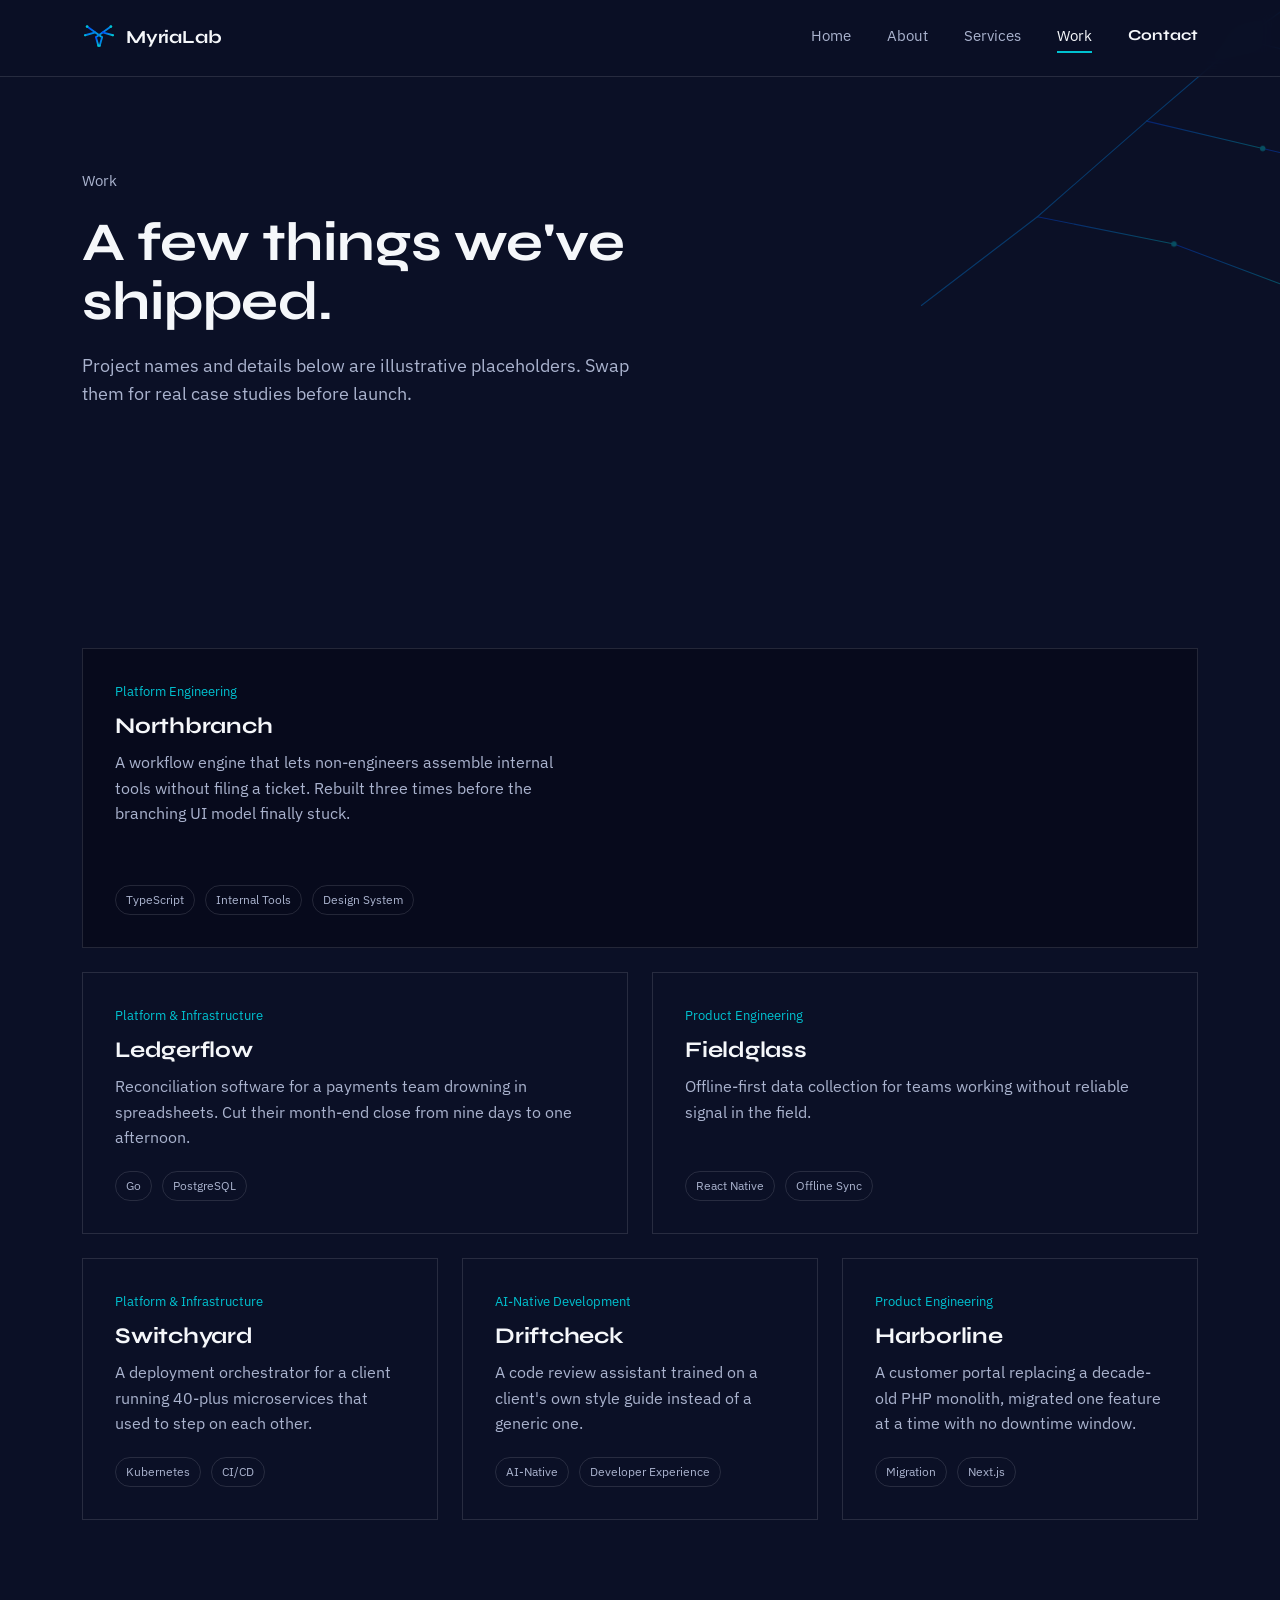
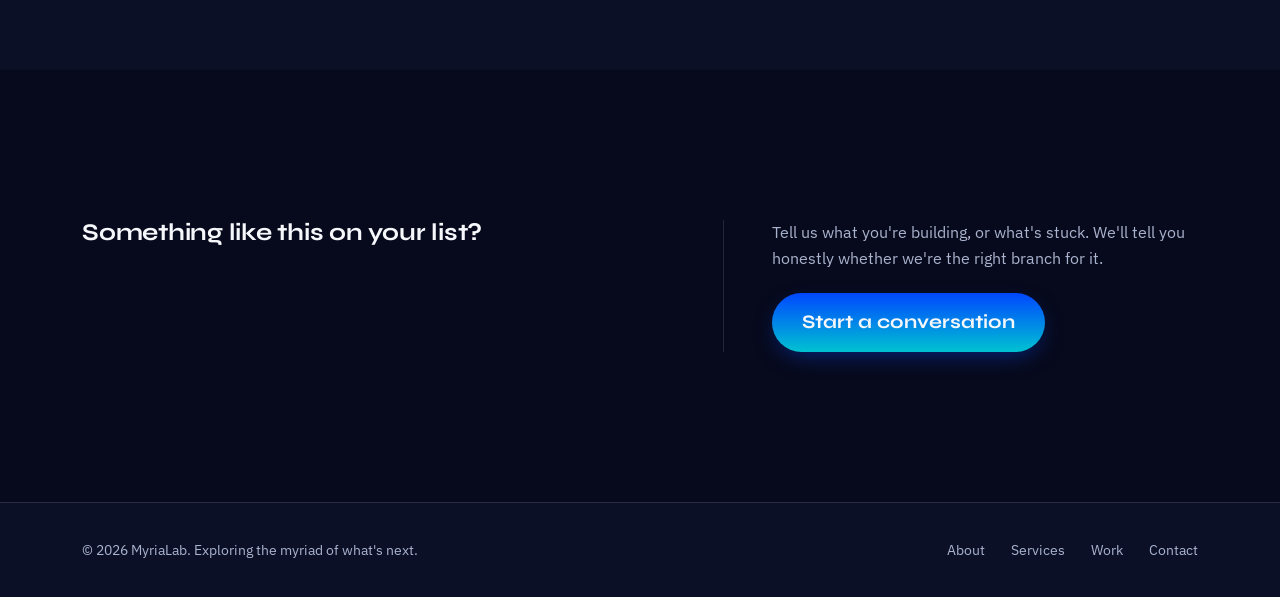
<file: myriadlab/work.html>
<!DOCTYPE html>
<html lang="en">
<head>
<meta charset="UTF-8">
<meta name="viewport" content="width=device-width, initial-scale=1.0">
<title>Work - MyriaLab</title>
<meta name="description" content="MyriaLab is a software development company exploring the myriad of what's next. A few of the branches that made it to production.">
<link rel="icon" href="assets/images/logo.png">
<link rel="preconnect" href="https://fonts.googleapis.com">
<link rel="preconnect" href="https://fonts.gstatic.com" crossorigin>
<link href="https://fonts.googleapis.com/css2?family=Syne:wght@600;700;800&family=IBM+Plex+Sans:wght@400;500;600&display=swap" rel="stylesheet">
<link rel="stylesheet" href="assets/css/styles.css">
</head>
<body>

<noscript><style>
  .kicker, .page-header h1, .lede{ opacity:1 !important; animation:none !important; transform:none !important; }
  .hero-graphic, .hero-graphic *{ animation:none !important; }
  .hero-graphic line{ stroke-dashoffset:0 !important; }
  .hero-graphic circle{ opacity:1 !important; transform:none !important; }
  .reveal{ opacity:1 !important; transform:none !important; }
</style></noscript>

<svg width="0" height="0" style="position:absolute">
  <defs>
    <linearGradient id="heroGrad" x1="0" y1="0" x2="1" y2="1">
      <stop offset="0" stop-color="#0047FF"/>
      <stop offset="1" stop-color="#00C2D1"/>
    </linearGradient>
  </defs>
</svg>

<nav class="site-nav">
  <div class="wrap">
    <a href="index.html" class="brand">
      <svg class="brand-mark" viewBox="0 0 200 170" aria-hidden="true">
        <line x1="30" y1="15" x2="118" y2="78"/>
        <line x1="170" y1="15" x2="82" y2="78"/>
        <line x1="78" y1="49" x2="18" y2="66"/>
        <line x1="122" y1="49" x2="182" y2="66"/>
        <line x1="118" y1="78" x2="104" y2="128"/>
        <line x1="82" y1="78" x2="96" y2="128"/>
        <circle cx="30" cy="15" r="8"/>
        <circle cx="170" cy="15" r="8"/>
        <circle cx="18" cy="66" r="6"/>
        <circle cx="182" cy="66" r="6"/>
        <circle cx="104" cy="128" r="6"/>
        <circle cx="96" cy="128" r="6"/>
      </svg>
      MyriaLab
    </a>
    <div class="nav-links">
      <a href="index.html">Home</a>
      <a href="about.html">About</a>
      <a href="services.html">Services</a>
      <a href="work.html" aria-current="page">Work</a>
      <a href="contact.html" class="nav-cta">Contact</a>
    </div>
  </div>
</nav>

<main>

  <header class="page-header">
    <svg class="hero-graphic" viewBox="0 0 900 600" aria-hidden="true">
      <line x1="150" y1="550" x2="320" y2="420"/>
      <line x1="320" y1="420" x2="520" y2="460"/>
      <line x1="320" y1="420" x2="480" y2="280"/>
      <line x1="480" y1="280" x2="650" y2="320"/>
      <line x1="480" y1="280" x2="620" y2="160"/>
      <line x1="620" y1="160" x2="780" y2="200"/>
      <line x1="620" y1="160" x2="760" y2="60"/>
      <line x1="520" y1="460" x2="680" y2="520"/>
      <line x1="650" y1="320" x2="820" y2="360"/>
      <circle cx="520" cy="460" r="4"/>
      <circle cx="650" cy="320" r="4"/>
      <circle cx="620" cy="160" r="4"/>
      <circle cx="680" cy="520" r="4"/>
      <circle cx="820" cy="360" r="4"/>
      <circle cx="780" cy="200" r="4"/>
      <circle cx="760" cy="60" r="4"/>
    </svg>
    <div class="wrap">
      <p class="kicker">Work</p>
      <h1>A few things we've shipped.</h1>
      <p class="lede">Project names and details below are illustrative placeholders. Swap them for real case studies before launch.</p>
    </div>
  </header>

  <section>
    <div class="wrap">
      <div class="portfolio-grid">
        <div class="portfolio-card portfolio-card--featured reveal">
          <div>
            <div class="work-tag">Platform Engineering</div>
            <h3>Northbranch</h3>
            <p>A workflow engine that lets non-engineers assemble internal tools without filing a ticket. Rebuilt three times before the branching UI model finally stuck.</p>
          </div>
          <div class="portfolio-tags">
            <span>TypeScript</span>
            <span>Internal Tools</span>
            <span>Design System</span>
          </div>
        </div>

        <div class="portfolio-card reveal">
          <div>
            <div class="work-tag">Platform &amp; Infrastructure</div>
            <h3>Ledgerflow</h3>
            <p>Reconciliation software for a payments team drowning in spreadsheets. Cut their month-end close from nine days to one afternoon.</p>
          </div>
          <div class="portfolio-tags">
            <span>Go</span>
            <span>PostgreSQL</span>
          </div>
        </div>

        <div class="portfolio-card reveal">
          <div>
            <div class="work-tag">Product Engineering</div>
            <h3>Fieldglass</h3>
            <p>Offline-first data collection for teams working without reliable signal in the field.</p>
          </div>
          <div class="portfolio-tags">
            <span>React Native</span>
            <span>Offline Sync</span>
          </div>
        </div>

        <div class="portfolio-card portfolio-card--third reveal">
          <div>
            <div class="work-tag">Platform &amp; Infrastructure</div>
            <h3>Switchyard</h3>
            <p>A deployment orchestrator for a client running 40-plus microservices that used to step on each other.</p>
          </div>
          <div class="portfolio-tags">
            <span>Kubernetes</span>
            <span>CI/CD</span>
          </div>
        </div>

        <div class="portfolio-card portfolio-card--third reveal">
          <div>
            <div class="work-tag">AI-Native Development</div>
            <h3>Driftcheck</h3>
            <p>A code review assistant trained on a client's own style guide instead of a generic one.</p>
          </div>
          <div class="portfolio-tags">
            <span>AI-Native</span>
            <span>Developer Experience</span>
          </div>
        </div>

        <div class="portfolio-card portfolio-card--third reveal">
          <div>
            <div class="work-tag">Product Engineering</div>
            <h3>Harborline</h3>
            <p>A customer portal replacing a decade-old PHP monolith, migrated one feature at a time with no downtime window.</p>
          </div>
          <div class="portfolio-tags">
            <span>Migration</span>
            <span>Next.js</span>
          </div>
        </div>
      </div>
    </div>
  </section>

  <section class="section-alt">
    <div class="wrap contact-grid">
      <h2 class="reveal">Something like this on your list?</h2>
      <div class="contact-side reveal">
        <p>Tell us what you're building, or what's stuck. We'll tell you honestly whether we're the right branch for it.</p>
        <a href="contact.html" class="btn btn-primary">Start a conversation</a>
      </div>
    </div>
  </section>

</main>

<footer>
  <div class="wrap">
    <span>© 2026 MyriaLab. Exploring the myriad of what's next.</span>
    <div class="foot-links">
      <a href="about.html">About</a>
      <a href="services.html">Services</a>
      <a href="work.html">Work</a>
      <a href="contact.html">Contact</a>
    </div>
  </div>
</footer>

<script src="assets/js/main.js"></script>
</body>
</html>
</file>
<file: myriadlab/assets/css/styles.css>
:root{
  --navy: #0B1026;
  --navy-deep: #070A1C;
  --platinum: #F5F7FA;
  --muted: #AAB3CE;
  --cobalt: #0047FF;
  --teal: #00C2D1;
  --gradient: linear-gradient(135deg, var(--cobalt), var(--teal));
  --gradient-v: linear-gradient(180deg, var(--cobalt), var(--teal));
  --hairline: rgba(245,247,250,0.12);
  --ease: cubic-bezier(.22,.61,.36,1);
}

*{ margin:0; padding:0; box-sizing:border-box; }

html{ scroll-behavior:smooth; }

body{
  background: var(--navy);
  color: var(--platinum);
  font-family: 'IBM Plex Sans', sans-serif;
  font-size: 16px;
  line-height: 1.6;
  overflow-x: hidden;
}

h1,h2,h3,.display{
  font-family: 'Syne', sans-serif;
  font-weight: 700;
  line-height: 1.08;
  letter-spacing: -0.01em;
}

a{ color: inherit; text-decoration: none; }

img,svg{ display:block; max-width:100%; }

.wrap{
  max-width: 1180px;
  margin: 0 auto;
  padding: 0 32px;
}

:focus-visible{
  outline: 2px solid var(--teal);
  outline-offset: 3px;
  border-radius: 2px;
}

/* ---------- gradient utilities ---------- */
.grad-text{
  background: var(--gradient);
  -webkit-background-clip: text;
  background-clip: text;
  color: transparent;
}
.text-link{
  display:inline-block;
  font-weight: 600;
  border-bottom: 1px solid var(--teal);
  padding-bottom: 2px;
  transition: color .2s var(--ease);
}
.text-link:hover{ color: var(--teal); }

/* ---------- nav ---------- */
.site-nav{
  position: fixed;
  top: 0; left: 0; right: 0;
  z-index: 50;
  background: rgba(11,16,38,0.78);
  backdrop-filter: blur(10px);
  border-bottom: 1px solid var(--hairline);
}
.site-nav .wrap{
  display:flex;
  align-items:center;
  justify-content:space-between;
  height: 76px;
}
.brand{
  display:flex;
  align-items:center;
  gap:10px;
  font-family:'Syne', sans-serif;
  font-weight:700;
  font-size: 1.15rem;
  letter-spacing: -0.01em;
}
.brand-mark{
  width: 34px;
  height: 29px;
  flex-shrink: 0;
  overflow: visible;
  transition: filter .3s var(--ease);
}
.brand-mark line{ stroke: url(#heroGrad); stroke-width: 11; stroke-linecap: round; }
.brand-mark circle{ fill: var(--teal); }
.brand:hover .brand-mark{ filter: drop-shadow(0 0 5px rgba(0,194,209,0.65)); }

.nav-links{
  display:flex;
  align-items:center;
  gap: 36px;
  font-size: 0.95rem;
  color: var(--muted);
}
.nav-links a{
  transition: color .2s var(--ease);
  padding-bottom: 4px;
  border-bottom: 2px solid transparent;
}
.nav-links a:hover{ color: var(--platinum); }
.nav-links a[aria-current="page"]{
  color: var(--platinum);
  border-bottom-color: var(--teal);
}
.nav-cta{
  font-family: 'Syne', sans-serif;
  font-weight: 700;
  color: var(--platinum) !important;
}
.nav-cta:hover{ color: var(--teal) !important; }

.btn{
  display:inline-flex;
  align-items:center;
  justify-content:center;
  border-radius: 999px;
  font-family:'Syne', sans-serif;
  font-weight: 700;
  cursor:pointer;
  transition: transform .25s var(--ease), box-shadow .25s var(--ease);
  border: none;
  white-space: nowrap;
}
.btn-primary{
  background: var(--gradient-v);
  color: var(--platinum);
  font-size: 1.2rem;
  padding: 14px 30px;
  box-shadow: 0 8px 24px -8px rgba(0,71,255,0.55);
}
.btn-primary:hover{
  transform: translateY(-2px) scale(1.015);
  box-shadow: 0 12px 30px -8px rgba(0,194,209,0.55);
}

/* ---------- hero (home) ---------- */
.hero{
  position: relative;
  min-height: 100vh;
  display:flex;
  align-items:center;
  padding-top: 76px;
  overflow: hidden;
}
.hero-graphic{
  position:absolute;
  top: -8%;
  right: -12%;
  width: 68%;
  min-width: 560px;
  opacity: 0.55;
  z-index: 0;
  animation: drift 42s ease-in-out infinite alternate;
}
.hero-graphic line{
  stroke: url(#heroGrad);
  stroke-width:1.6;
  stroke-linecap:round;
  stroke-dasharray: 100;
  stroke-dashoffset: 100;
  animation: lineDraw .45s var(--ease) forwards;
  animation-delay: calc(var(--i, 0) * 0.05s + 0.2s);
}
.hero-graphic circle{
  fill: var(--teal);
  opacity: 0;
  transform: scale(0);
  transform-box: fill-box;
  transform-origin: center;
  animation: nodeIn .35s var(--ease) forwards, heroPulse 3.8s ease-in-out infinite;
  animation-delay: calc(var(--i, 0) * 0.05s + 0.2s), calc(var(--i, 0) * 0.05s + 0.55s);
}

@keyframes drift{
  from{ transform: translate(0,0) rotate(0deg); }
  to{ transform: translate(-18px, 14px) rotate(1.2deg); }
}
@keyframes lineDraw{ to{ stroke-dashoffset: 0; } }
@keyframes nodeIn{
  from{ opacity: 0; transform: scale(0); }
  to{ opacity: 1; transform: scale(1); }
}
@keyframes heroPulse{ 0%, 100%{ opacity: 0.65; } 50%{ opacity: 1; } }

.hero .wrap{
  position: relative;
  z-index: 1;
  width: 100%;
}
.hero-content{
  max-width: 680px;
}
.kicker{
  color: var(--muted);
  font-size: 0.95rem;
  margin-bottom: 22px;
  opacity:0;
  animation: riseIn .8s var(--ease) forwards;
  animation-delay: .1s;
}
.hero h1{
  font-size: clamp(2.6rem, 6vw, 4.4rem);
  opacity:0;
  animation: riseIn .9s var(--ease) forwards;
  animation-delay: .25s;
}
.hero h1 span{ display:block; }
.lede{
  margin-top: 26px;
  max-width: 480px;
  color: var(--muted);
  font-size: 1.1rem;
  opacity:0;
  animation: riseIn .9s var(--ease) forwards;
  animation-delay: .45s;
}
.hero .cta-row{
  margin-top: 42px;
  display: flex;
  align-items: center;
  gap: 26px;
  flex-wrap: wrap;
  opacity:0;
  animation: riseIn .9s var(--ease) forwards;
  animation-delay: .65s;
}

@keyframes riseIn{
  from{ opacity:0; transform: translateY(16px); }
  to{ opacity:1; transform: translateY(0); }
}

/* ---------- page header (inner pages) ---------- */
.page-header{
  position: relative;
  padding: 168px 0 90px;
  overflow: hidden;
}
.page-header .hero-graphic{
  width: 48%;
  min-width: 380px;
  opacity: 0.35;
  top: -14%;
}
.page-header .wrap{ position: relative; z-index: 1; }
.page-header h1{
  font-size: clamp(2.2rem, 4.6vw, 3.4rem);
  max-width: 640px;
  opacity:0;
  animation: riseIn .8s var(--ease) forwards;
  animation-delay: .15s;
}
.page-header .lede{
  max-width: 560px;
  margin-top: 20px;
  animation-delay: .3s;
}

/* ---------- reveal ---------- */
.reveal{
  opacity: 0;
  transform: translateY(28px);
  transition: opacity .8s var(--ease), transform .8s var(--ease);
}
.reveal.is-visible{
  opacity: 1;
  transform: translateY(0);
}

/* ---------- section shared ---------- */
section{
  padding: 150px 0;
  position: relative;
}
.section-alt{ background: var(--navy-deep); }
.section-head{ margin-bottom: 50px; }
.section-head h2{
  font-size: clamp(1.9rem, 3.4vw, 2.7rem);
  max-width: 480px;
}
.section-head p{
  margin-top: 16px;
  max-width: 480px;
  color: var(--muted);
}

/* ---------- philosophy / two-column prose ---------- */
.philosophy-grid{
  display:grid;
  grid-template-columns: 1fr 0.9fr;
  gap: 80px;
  align-items: start;
}
.philosophy-grid h2{
  font-size: clamp(1.9rem, 3.4vw, 2.7rem);
  max-width: 460px;
}
.philosophy-body{ padding-top: 10px; }
.philosophy-body p{
  max-width: 440px;
  color: var(--muted);
  font-size: 1.05rem;
  margin-bottom: 20px;
}
.philosophy-body p:last-child{ margin-bottom:0; }
.philosophy-body strong{ color: var(--platinum); font-weight:500; }

/* ---------- pillar / service rows ---------- */
.pillar-row{
  display:grid;
  grid-template-columns: 220px 1fr 1fr;
  gap: 32px;
  align-items: baseline;
  padding: 36px 0;
  border-top: 1px solid var(--hairline);
  transition: background .3s var(--ease);
}
.pillar-row:last-child{ border-bottom: 1px solid var(--hairline); }
.pillar-row:hover{ background: rgba(245,247,250,0.03); }
.pillar-tag{
  font-size: 0.85rem;
  color: var(--teal);
}
.pillar-row h3{
  font-size: 1.5rem;
  font-weight: 600;
}
.pillar-row p{
  color: var(--muted);
  max-width: 380px;
}
.pillar-row ul{
  list-style: none;
  margin-top: 14px;
  display: flex;
  flex-direction: column;
  gap: 8px;
}
.pillar-row ul li{
  color: var(--muted);
  font-size: 0.95rem;
  padding-left: 18px;
  position: relative;
}
.pillar-row ul li::before{
  content: '';
  position: absolute;
  left: 0;
  top: 0.55em;
  width: 7px;
  height: 2px;
  background: var(--teal);
}

/* ---------- motif section ---------- */
.motif-section{ overflow: hidden; }
.motif-inner{
  position: relative;
  min-height: 560px;
  display:flex;
  align-items:center;
}
.motif-graphic{
  position: absolute;
  inset: 0;
  width: 100%;
  height: 100%;
}
.motif-graphic line{
  stroke: url(#motifGrad);
  stroke-width:1.8;
  stroke-linecap:round;
  opacity:0.85;
  stroke-dasharray: 100;
  stroke-dashoffset: 100;
}
.motif-graphic circle{
  fill: var(--teal);
  opacity: 0;
  transform: scale(0);
  transform-box: fill-box;
  transform-origin: center;
}
.motif-graphic.is-visible line{
  animation: lineDraw .45s var(--ease) forwards;
  animation-delay: calc(var(--i, 0) * 0.05s);
}
.motif-graphic.is-visible circle{
  animation: nodeIn .35s var(--ease) forwards, motifPulse 4.2s ease-in-out infinite;
  animation-delay: calc(var(--i, 0) * 0.05s), calc(var(--i, 0) * 0.05s + 0.35s);
}
@keyframes motifPulse{ 0%, 100%{ opacity: 0.7; } 50%{ opacity: 1; } }
.motif-copy{
  position: relative;
  z-index: 1;
  max-width: 420px;
}
.motif-copy h2{ font-size: clamp(1.9rem, 3.4vw, 2.6rem); }
.motif-copy p{ margin-top: 18px; color: var(--muted); }

/* ---------- work teaser (home) & portfolio grid (work page) ---------- */
.work-teaser{
  display:grid;
  grid-template-columns: 1.4fr 1fr 1fr;
  gap: 28px;
}
.work-card{
  border: 1px solid var(--hairline);
  padding: 28px;
  transition: border-color .3s var(--ease), background .3s var(--ease);
}
.work-card:hover{ border-color: rgba(0,194,209,0.4); background: rgba(245,247,250,0.03); }
.work-card .work-tag{ color: var(--teal); font-size: 0.82rem; }
.work-card h3{ font-size: 1.2rem; margin-top: 10px; }
.work-card p{ color: var(--muted); margin-top: 10px; font-size: 0.95rem; }
.work-card--featured{ background: var(--navy-deep); }
.work-card--featured h3{ font-size: 1.5rem; }

.portfolio-grid{
  display: grid;
  grid-template-columns: repeat(6, 1fr);
  gap: 24px;
}
.portfolio-card{
  grid-column: span 3;
  border: 1px solid var(--hairline);
  padding: 32px;
  display: flex;
  flex-direction: column;
  justify-content: space-between;
  min-height: 220px;
  transition: border-color .3s var(--ease), background .3s var(--ease), transform .3s var(--ease);
}
.portfolio-card:hover{
  border-color: rgba(0,194,209,0.4);
  background: rgba(245,247,250,0.03);
  transform: translateY(-3px);
}
.portfolio-card--featured{
  grid-column: span 6;
  min-height: 300px;
  background: var(--navy-deep);
}
.portfolio-card--featured h3{ font-size: 2rem; }
.portfolio-card--third{ grid-column: span 2; }
.portfolio-card h3{ font-size: 1.4rem; margin-top: 12px; }
.portfolio-card p{ color: var(--muted); margin-top: 12px; max-width: 46ch; }
.portfolio-tags{
  display: flex;
  flex-wrap: wrap;
  gap: 10px;
  margin-top: 20px;
}
.portfolio-tags span{
  font-size: 0.78rem;
  color: var(--muted);
  border: 1px solid var(--hairline);
  padding: 4px 10px;
  border-radius: 999px;
}
.portfolio-card .work-tag{ color: var(--teal); font-size: 0.82rem; }

/* ---------- about: story / values / team ---------- */
.values-grid{
  display: grid;
  grid-template-columns: repeat(2, 1fr);
  gap: 1px;
  background: var(--hairline);
  border: 1px solid var(--hairline);
}
.value-card{
  background: var(--navy);
  padding: 36px;
}
.value-card h3{ font-size: 1.25rem; }
.value-card p{ color: var(--muted); margin-top: 12px; font-size: 0.95rem; }

.mission-block{
  max-width: 720px;
}
.mission-block p{
  font-family: 'Syne', sans-serif;
  font-weight: 600;
  font-size: clamp(1.4rem, 2.6vw, 1.9rem);
  line-height: 1.35;
  color: var(--platinum);
}
.mission-block p + p{ margin-top: 20px; }

.team-grid{
  display: grid;
  grid-template-columns: repeat(auto-fit, minmax(220px, 1fr));
  gap: 24px;
}
.team-card{
  border: 1px solid var(--hairline);
  padding: 28px;
  transition: border-color .3s var(--ease);
}
.team-card:hover{ border-color: rgba(0,194,209,0.4); }
.team-initials{
  width: 56px;
  height: 56px;
  border-radius: 50%;
  border: 2px solid var(--teal);
  display: flex;
  align-items: center;
  justify-content: center;
  font-family: 'Syne', sans-serif;
  font-weight: 700;
  font-size: 1.1rem;
  background: var(--navy-deep);
}
.team-card h3{ font-size: 1.1rem; margin-top: 18px; }
.team-card .team-role{ color: var(--muted); font-size: 0.9rem; margin-top: 4px; }

/* ---------- contact page ---------- */
.contact-grid{
  display:grid;
  grid-template-columns: 1.1fr 0.9fr;
  gap: 60px;
  align-items:start;
}
.contact-side{
  border-left: 1px solid var(--hairline);
  padding-left: 48px;
}
.contact-side p{ color: var(--muted); margin-bottom: 22px; }
.contact-email{
  font-size: 1.15rem;
  font-weight: 600;
  display:inline-block;
  margin-bottom: 10px;
  border-bottom: 1px solid var(--teal);
  padding-bottom: 2px;
  transition: color .2s var(--ease);
}
.contact-email:hover{ color: var(--teal); }
.contact-meta{ margin-top: 28px; }
.contact-meta dt{ color: var(--muted); font-size: 0.85rem; }
.contact-meta dd{ margin: 4px 0 18px; }
.contact-meta dd a{ border-bottom: 1px solid var(--hairline); transition: border-color .2s var(--ease), color .2s var(--ease); }
.contact-meta dd a:hover{ color: var(--teal); border-color: var(--teal); }

.contact-form{ display: flex; flex-direction: column; gap: 20px; max-width: 520px; }
.form-field{ display: flex; flex-direction: column; gap: 8px; }
.form-field label{ font-size: 0.9rem; color: var(--muted); }
.form-field input,
.form-field textarea{
  background: var(--navy-deep);
  border: 1px solid var(--hairline);
  color: var(--platinum);
  font-family: 'IBM Plex Sans', sans-serif;
  font-size: 1rem;
  padding: 13px 16px;
  border-radius: 4px;
  transition: border-color .2s var(--ease);
}
.form-field input::placeholder,
.form-field textarea::placeholder{ color: rgba(170,179,206,0.65); }
.form-field input:focus,
.form-field textarea:focus{ outline: none; border-color: var(--teal); }
.contact-form .btn-primary{ align-self: flex-start; }

/* ---------- footer ---------- */
footer{
  border-top: 1px solid var(--hairline);
  padding: 36px 0;
}
footer .wrap{
  display:flex;
  justify-content:space-between;
  align-items:center;
  flex-wrap: wrap;
  gap: 16px;
  font-size: 0.88rem;
  color: var(--muted);
}
footer .foot-links{ display:flex; gap: 26px; }
footer .foot-links a:hover{ color: var(--platinum); }

/* ---------- splash ---------- */
body.splash-active{ overflow: hidden; }
body:not(.splash-done) .hero,
body:not(.splash-done) .hero *{
  animation-play-state: paused;
}
.splash{
  position: fixed;
  inset: 0;
  z-index: 300;
  display: flex;
  flex-direction: column;
  align-items: center;
  justify-content: center;
  gap: 22px;
  background: var(--navy);
  transition: opacity .45s var(--ease), transform .45s var(--ease);
}
.splash[hidden]{ display: none; }
.splash.splash-hide{
  opacity: 0;
  transform: scale(1.04);
  pointer-events: none;
}
.splash-mark{ width: 130px; height: auto; }
.splash-mark line{
  stroke: url(#heroGrad);
  stroke-width: 7;
  stroke-linecap: round;
  stroke-dasharray: 100;
  stroke-dashoffset: 100;
  animation: lineDraw .45s var(--ease) forwards;
  animation-delay: calc(var(--i, 0) * 0.05s);
}
.splash-mark circle{
  fill: var(--teal);
  opacity: 0;
  transform: scale(0);
  transform-box: fill-box;
  transform-origin: center;
  animation: nodeIn .35s var(--ease) forwards;
  animation-delay: calc(var(--i, 0) * 0.05s);
}
.splash-word{
  font-family: 'Syne', sans-serif;
  font-weight: 700;
  font-size: 1.6rem;
  letter-spacing: -0.01em;
  color: var(--platinum);
  opacity: 0;
  animation: riseIn .5s var(--ease) forwards;
  animation-delay: .85s;
}

/* ---------- responsive ---------- */
@media (max-width: 860px){
  .wrap{ padding: 0 24px; }
  section{ padding: 100px 0; }
  .page-header{ padding: 140px 0 70px; }
  .nav-links a:not(.nav-cta){ display:none; }
  .philosophy-grid,
  .contact-grid{ grid-template-columns: 1fr; gap: 40px; }
  .contact-side{ border-left:none; padding-left:0; border-top:1px solid var(--hairline); padding-top:32px; }
  .pillar-row{ grid-template-columns: 1fr; gap: 8px; padding: 28px 0; }
  .hero-graphic{ opacity:0.35; width:100%; right:-30%; }
  .page-header .hero-graphic{ opacity: 0.22; width: 80%; right: -30%; }
  .work-teaser{ grid-template-columns: 1fr; }
  .portfolio-grid{ grid-template-columns: 1fr; }
  .portfolio-card,
  .portfolio-card--featured{ grid-column: span 1; }
  .values-grid{ grid-template-columns: 1fr; }
}

@media (max-width: 480px){
  .hero h1{ font-size: 2.2rem; }
  footer .wrap{ flex-direction:column; align-items:flex-start; }
}

@media (prefers-reduced-motion: reduce){
  *, *::before, *::after{
    animation-duration: 0.001ms !important;
    animation-iteration-count: 1 !important;
    transition-duration: 0.001ms !important;
    scroll-behavior: auto !important;
  }
  .kicker, .hero h1, .lede, .hero .cta-row, .page-header h1{ opacity:1; animation:none; transform:none; }
  .reveal{ opacity:1; transform:none; }
  .hero-graphic line, .motif-graphic line, .splash-mark line{ stroke-dashoffset:0 !important; }
  .hero-graphic circle, .motif-graphic circle, .splash-mark circle{ opacity:1 !important; transform:none !important; }
  .splash{ display:none !important; }
}
</file>
